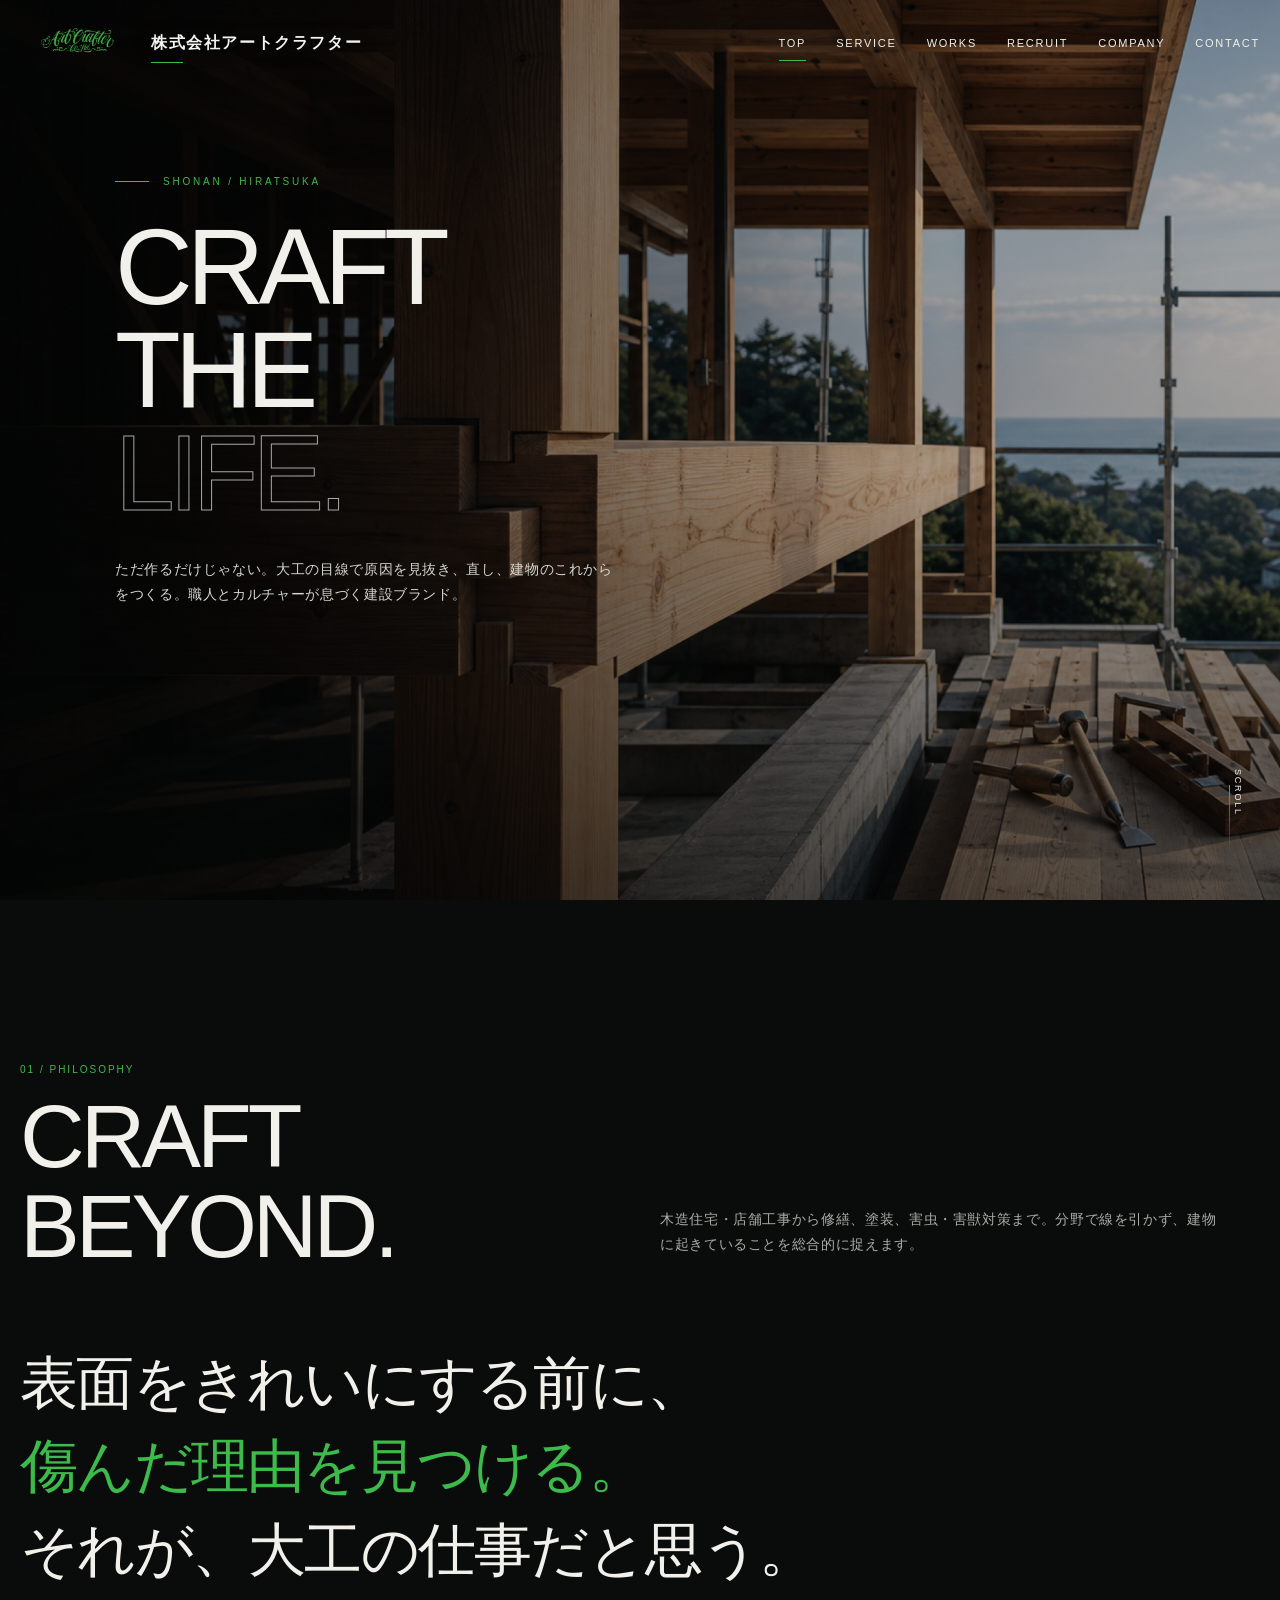
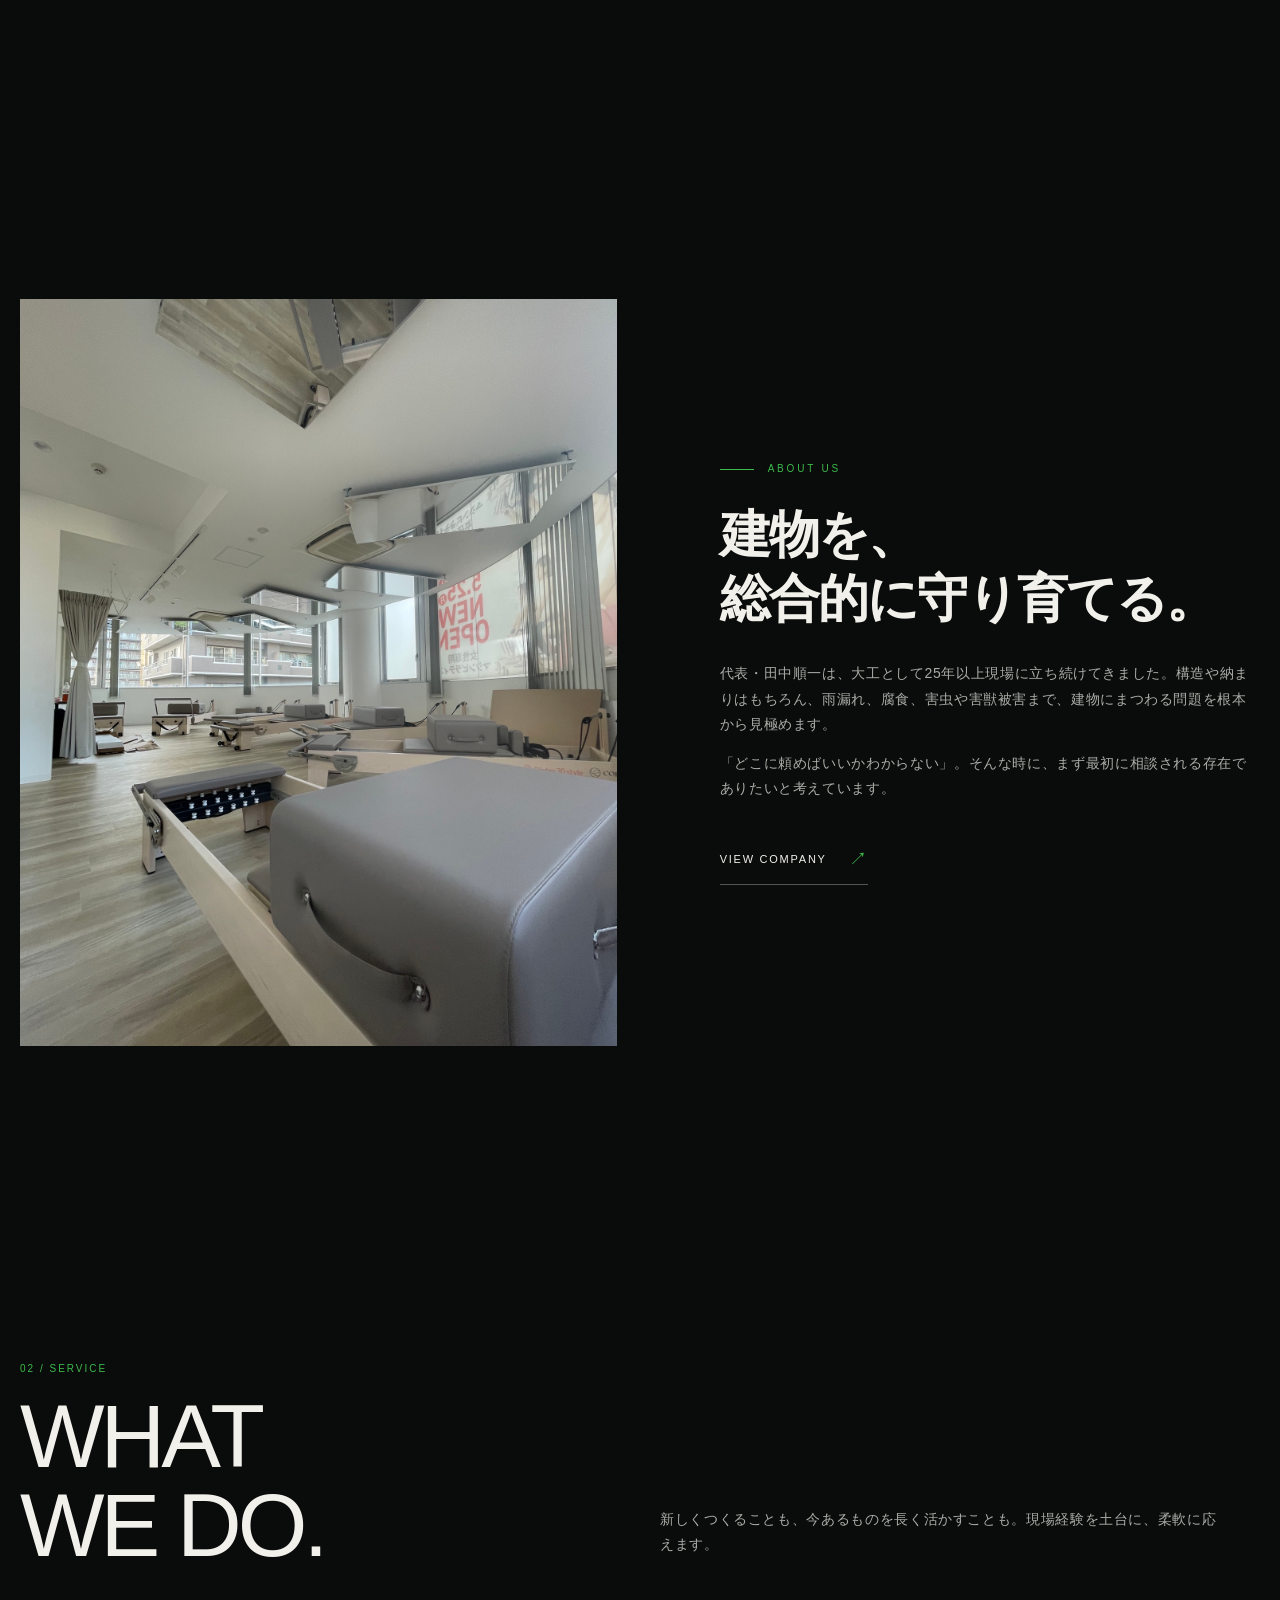
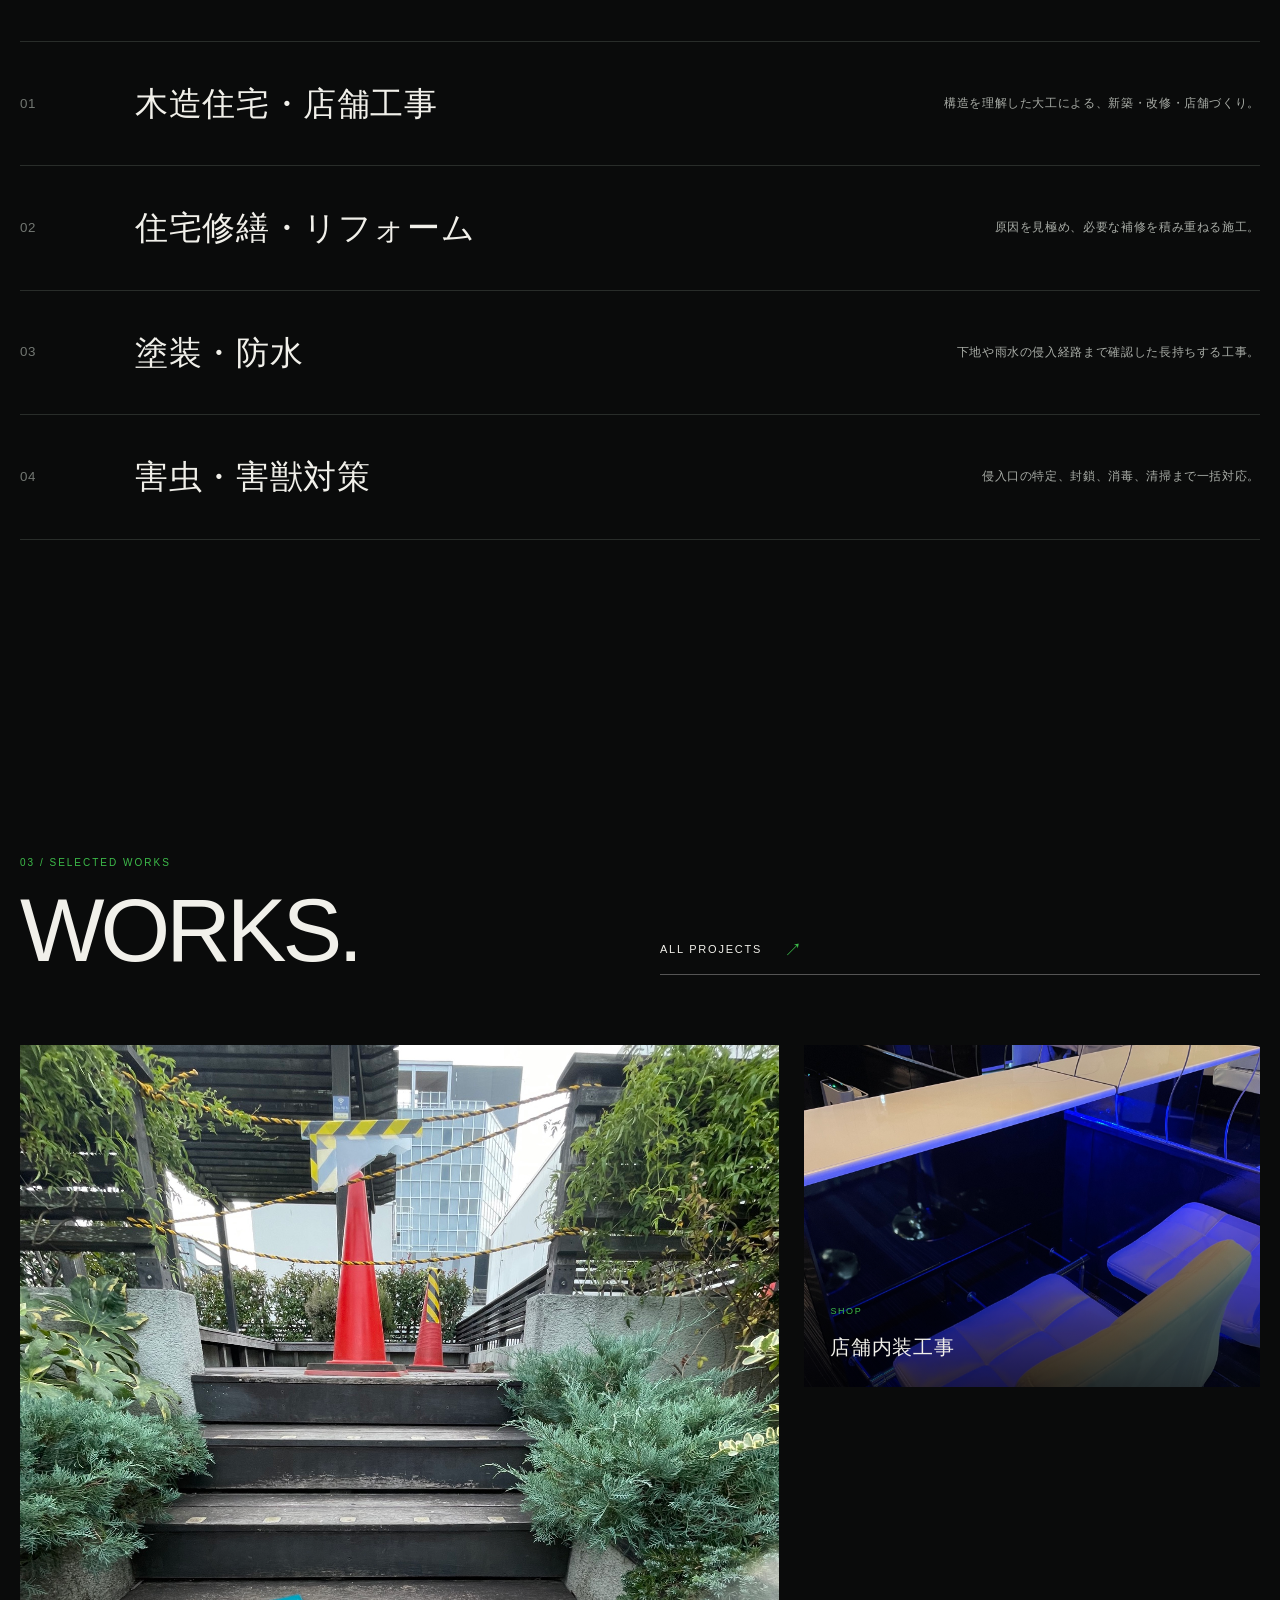
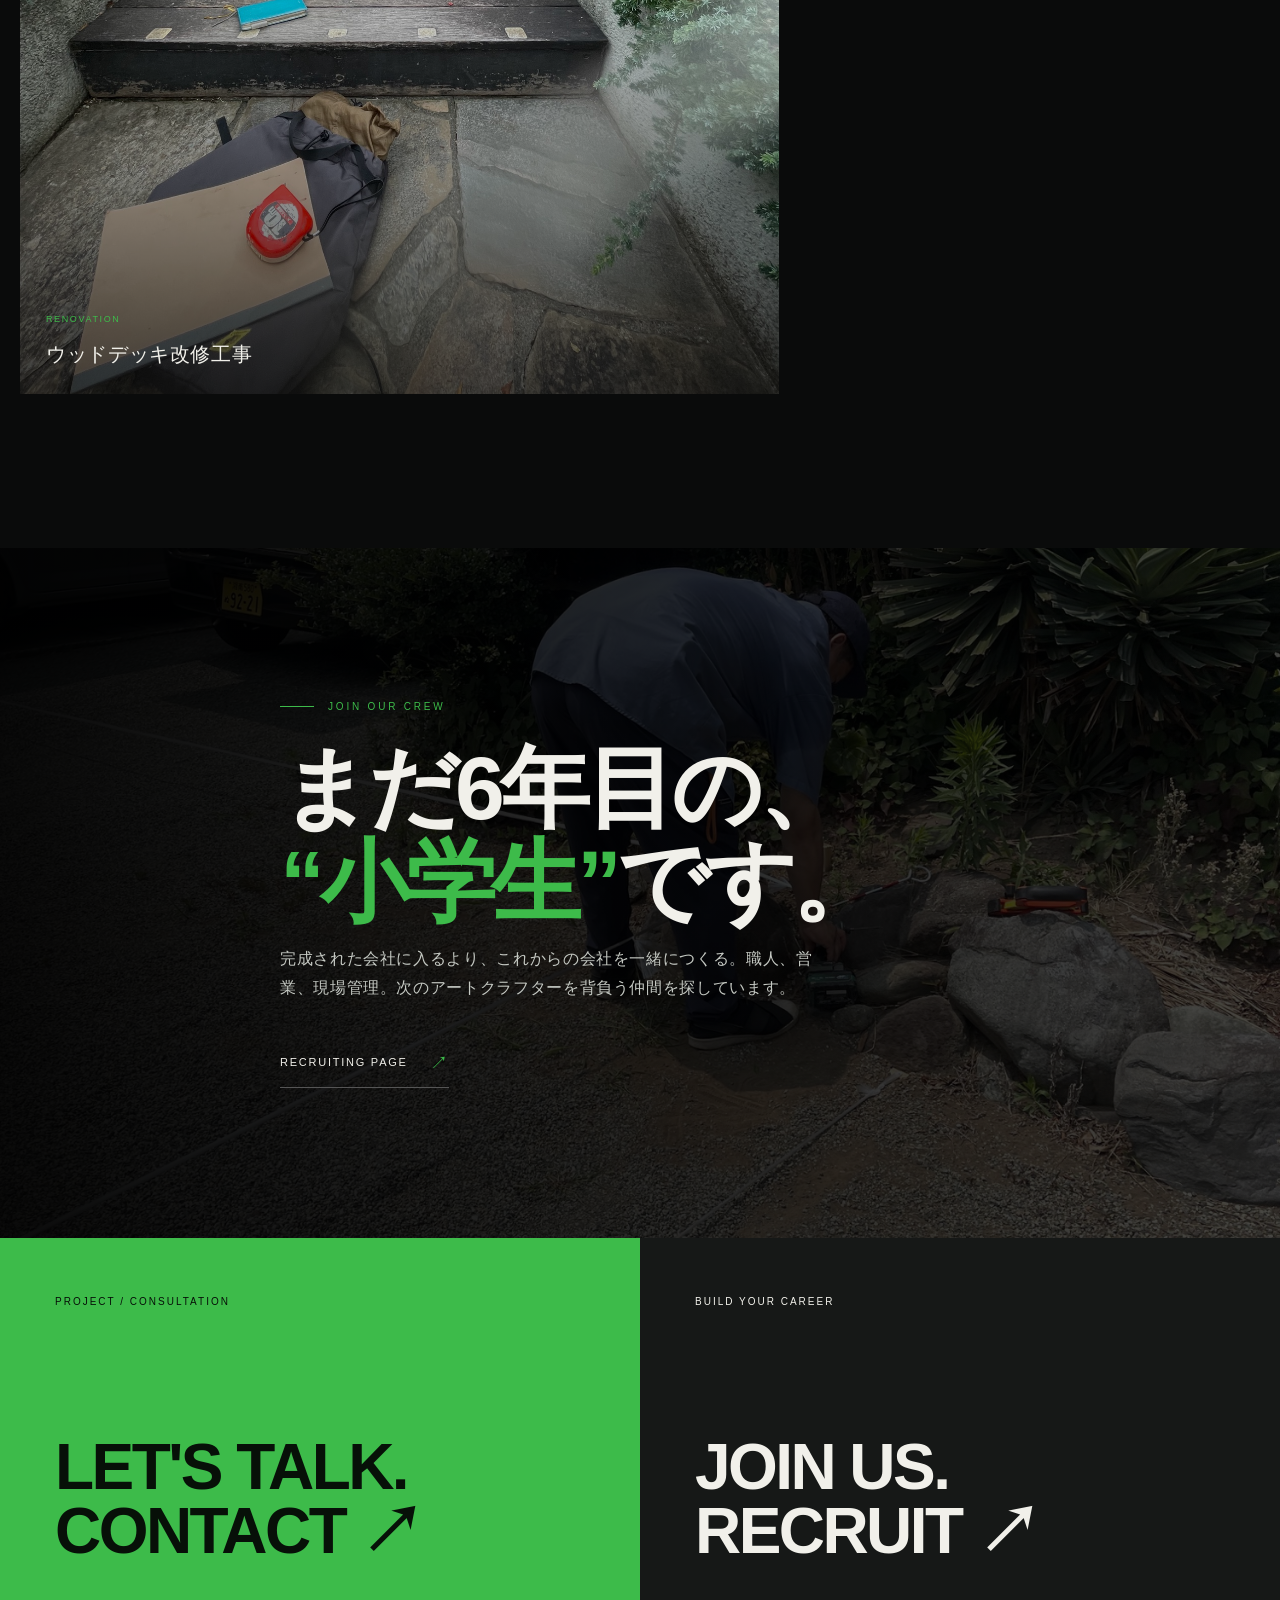
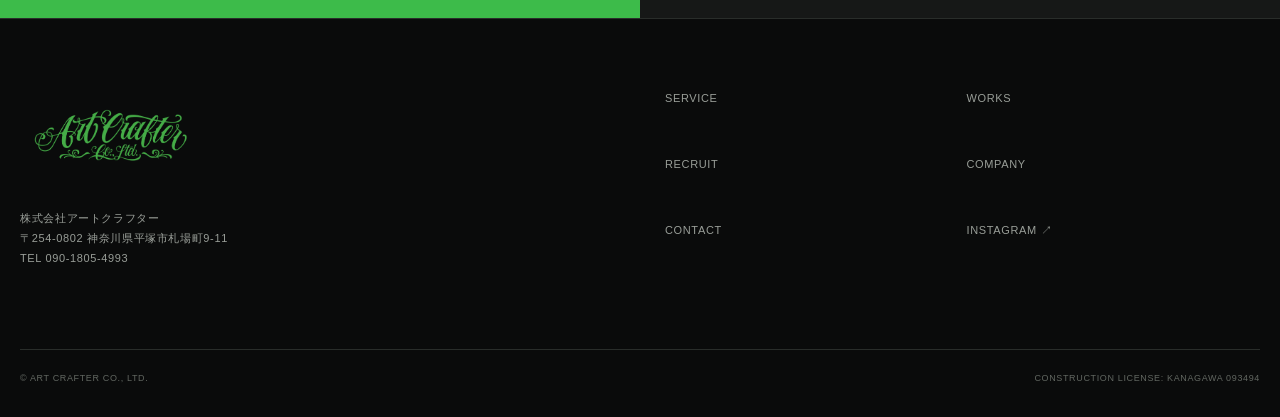
<file: index.html>
<!doctype html><html lang="ja"><head><meta charset="utf-8"><meta name="viewport" content="width=device-width,initial-scale=1"><title>株式会社アートクラフター｜湘南・平塚の建築会社</title><meta name="description" content="湘南・平塚を中心に、木造住宅、店舗工事、修繕、害獣対策、塗装、リフォームまで。大工の目線で建物を守り、育てる株式会社アートクラフター。"><meta name="keywords" content="平塚 建築会社,湘南 リフォーム,平塚 リフォーム,大工 求人 湘南"><meta property="og:title" content="株式会社アートクラフター"><meta property="og:description" content="CRAFT THE LIFE. 大工の目線で、建物を守り、育てる。"><meta property="og:image" content="https://artcrafter.jp/assets/images/house-05.jpg"><meta property="og:url" content="https://artcrafter.jp/"><meta property="og:type" content="website"><link rel="canonical" href="https://artcrafter.jp/"><link rel="stylesheet" href="styles.css"><link rel="stylesheet" href="header-enhancement.css"><link rel="stylesheet" href="hero-generated.css"></head><body>
<header class="header"><div class="header-inner"><a class="brand" href="index.html"><img src="assets/brand/logo-green.png" alt="Art Crafter"><span>株式会社アートクラフター</span></a><button class="menu" aria-label="メニュー">MENU</button><nav class="nav"><a class="active" href="index.html">TOP</a><a href="service.html">SERVICE</a><a href="works.html">WORKS</a><a href="recruit.html">RECRUIT</a><a href="company.html">COMPANY</a><a href="contact.html">CONTACT</a></nav></div></header>
<main><section class="hero"><div class="hero-media hero-media-generated"><img src="assets/images/hero-generated-nopeople-v1.png" alt="湘南の木造建築現場に組まれた精密な木組み"></div><div class="wrap hero-copy"><div class="eyebrow">SHONAN / HIRATSUKA</div><h1>CRAFT<br>THE <em>LIFE.</em></h1><p class="hero-sub">ただ作るだけじゃない。大工の目線で原因を見抜き、直し、建物のこれからをつくる。職人とカルチャーが息づく建設ブランド。</p></div><div class="scroll">SCROLL</div></section>
<section class="section"><div class="wrap"><div class="section-head reveal"><div><span class="section-number">01 / PHILOSOPHY</span><h2 class="section-title">CRAFT<br>BEYOND.</h2></div><p class="section-lead">木造住宅・店舗工事から修繕、塗装、害虫・害獣対策まで。分野で線を引かず、建物に起きていることを総合的に捉えます。</p></div><p class="statement reveal">表面をきれいにする前に、<br><span class="accent">傷んだ理由を見つける。</span><br>それが、大工の仕事だと思う。</p></div></section>
<section class="section"><div class="wrap split"><div class="media media-tall reveal"><img src="assets/images/pilates-03.jpg" alt="ピラティスルーム店舗改修"></div><div class="copy reveal"><div class="eyebrow">ABOUT US</div><h2>建物を、<br>総合的に守り育てる。</h2><p>代表・田中順一は、大工として25年以上現場に立ち続けてきました。構造や納まりはもちろん、雨漏れ、腐食、害虫や害獣被害まで、建物にまつわる問題を根本から見極めます。</p><p>「どこに頼めばいいかわからない」。そんな時に、まず最初に相談される存在でありたいと考えています。</p><a class="link-arrow" href="company.html">VIEW COMPANY <span>↗</span></a></div></div></section>
<section class="section"><div class="wrap"><div class="section-head reveal"><div><span class="section-number">02 / SERVICE</span><h2 class="section-title">WHAT<br>WE DO.</h2></div><p class="section-lead">新しくつくることも、今あるものを長く活かすことも。現場経験を土台に、柔軟に応えます。</p></div><div class="service-list reveal"><a class="service-row" href="service.html"><small>01</small><h3>木造住宅・店舗工事</h3><p>構造を理解した大工による、新築・改修・店舗づくり。</p></a><a class="service-row" href="service.html"><small>02</small><h3>住宅修繕・リフォーム</h3><p>原因を見極め、必要な補修を積み重ねる施工。</p></a><a class="service-row" href="service.html"><small>03</small><h3>塗装・防水</h3><p>下地や雨水の侵入経路まで確認した長持ちする工事。</p></a><a class="service-row" href="service.html"><small>04</small><h3>害虫・害獣対策</h3><p>侵入口の特定、封鎖、消毒、清掃まで一括対応。</p></a></div></div></section>
<section class="section"><div class="wrap"><div class="section-head reveal"><div><span class="section-number">03 / SELECTED WORKS</span><h2 class="section-title">WORKS.</h2></div><a class="link-arrow" href="works.html">ALL PROJECTS <span>↗</span></a></div><div class="works-grid"><a class="work large reveal" href="works.html"><img src="assets/images/deck-04.jpg" alt="ウッドデッキ改修"><div class="work-label"><small>RENOVATION</small><h3>ウッドデッキ改修工事</h3></div></a><a class="work reveal" href="works.html"><img src="assets/images/culture-05.jpg" alt="店舗内装工事"><div class="work-label"><small>SHOP</small><h3>店舗内装工事</h3></div></a><a class="work reveal" href="works.html"><img src="assets/images/omotesando-01.jpg" alt="表参道居室改装"><div class="work-label"><small>INTERIOR</small><h3>居室部改装工事</h3></div></a></div></div></section>
<section class="recruit-band"><div class="bg"><img src="assets/images/house-01.jpg" alt="アートクラフターの職人"></div><div class="wrap recruit-copy reveal"><div class="eyebrow">JOIN OUR CREW</div><h2>まだ6年目の、<br><span class="green">“小学生”</span>です。</h2><p>完成された会社に入るより、これからの会社を一緒につくる。職人、営業、現場管理。次のアートクラフターを背負う仲間を探しています。</p><a class="link-arrow" href="recruit.html">RECRUITING PAGE <span>↗</span></a></div></section>
<section class="cta"><a class="cta-contact" href="contact.html"><span class="cta-label">PROJECT / CONSULTATION</span><h2>LET'S TALK.<br>CONTACT ↗</h2></a><a class="cta-recruit" href="recruit.html"><span class="cta-label">BUILD YOUR CAREER</span><h2>JOIN US.<br>RECRUIT ↗</h2></a></section></main>
<footer class="footer"><div class="wrap"><div class="footer-grid"><div><img class="footer-logo" src="assets/brand/logo-green.png" alt="Art Crafter"><p>株式会社アートクラフター<br>〒254-0802 神奈川県平塚市札場町9-11<br>TEL 090-1805-4993</p></div><div class="footer-links"><a href="service.html">SERVICE</a><a href="works.html">WORKS</a><a href="recruit.html">RECRUIT</a><a href="company.html">COMPANY</a><a href="contact.html">CONTACT</a><a href="https://www.instagram.com/artcrafter202102/" target="_blank" rel="noopener">INSTAGRAM ↗</a></div></div><div class="copyright"><span>© ART CRAFTER CO., LTD.</span><span>CONSTRUCTION LICENSE: KANAGAWA 093494</span></div></div></footer><script src="script.js"></script></body></html>
</file>
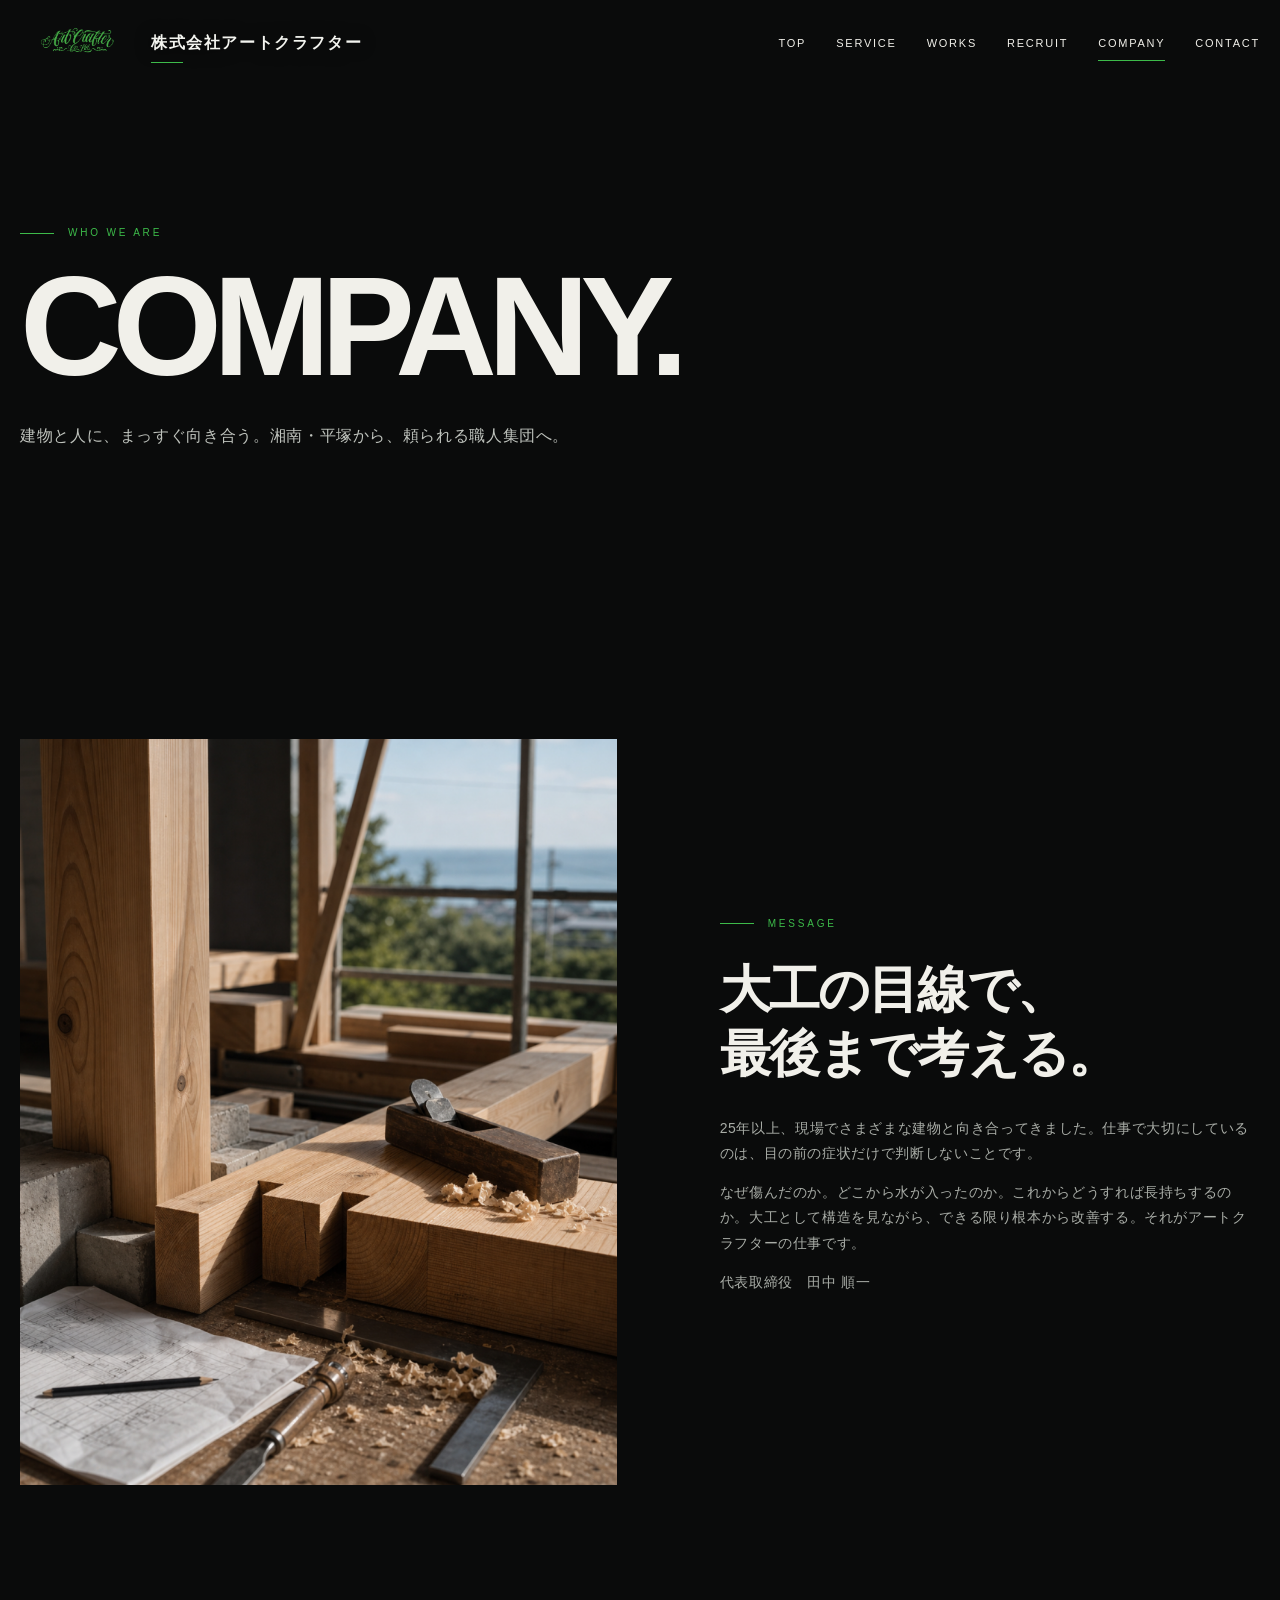
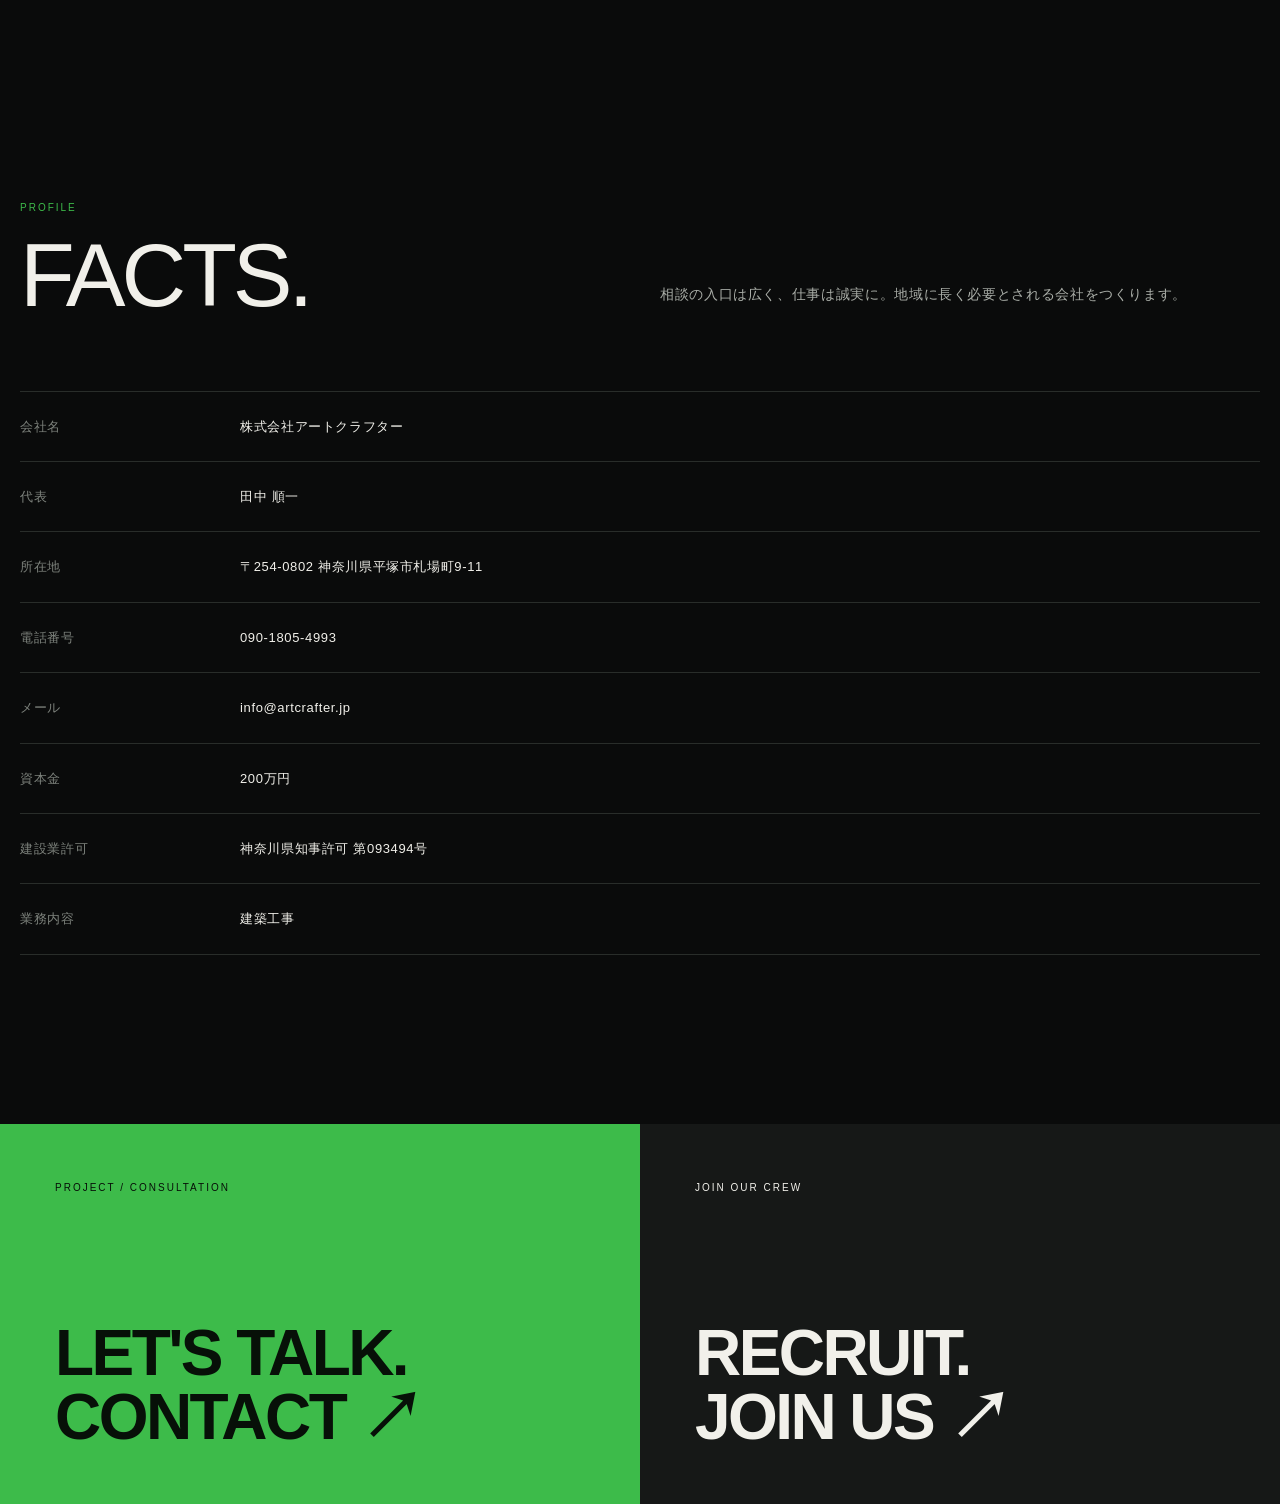
<file: company.html>
<!doctype html><html lang="ja"><head><meta charset="utf-8"><meta name="viewport" content="width=device-width,initial-scale=1"><title>COMPANY｜株式会社アートクラフター</title><meta name="description" content="株式会社アートクラフター会社概要。代表田中順一。神奈川県平塚市札場町。"><link rel="stylesheet" href="styles.css"><link rel="stylesheet" href="header-enhancement.css"></head><body><header class="header"><div class="header-inner"><a class="brand" href="index.html"><img src="assets/brand/logo-green.png" alt="Art Crafter"><span>株式会社アートクラフター</span></a><button class="menu">MENU</button><nav class="nav"><a href="index.html">TOP</a><a href="service.html">SERVICE</a><a href="works.html">WORKS</a><a href="recruit.html">RECRUIT</a><a class="active" href="company.html">COMPANY</a><a href="contact.html">CONTACT</a></nav></div></header><main><section class="page-hero"><div class="wrap"><div class="eyebrow">WHO WE ARE</div><h1>COMPANY.</h1><p>建物と人に、まっすぐ向き合う。湘南・平塚から、頼られる職人集団へ。</p></div></section><section class="section"><div class="wrap split"><div class="media media-tall reveal"><img src="assets/images/representative-generated-nopeople-v1.png" alt="大工の経験を伝える木組みと手道具"></div><div class="copy reveal"><div class="eyebrow">MESSAGE</div><h2>大工の目線で、<br>最後まで考える。</h2><p>25年以上、現場でさまざまな建物と向き合ってきました。仕事で大切にしているのは、目の前の症状だけで判断しないことです。</p><p>なぜ傷んだのか。どこから水が入ったのか。これからどうすれば長持ちするのか。大工として構造を見ながら、できる限り根本から改善する。それがアートクラフターの仕事です。</p><p>代表取締役　田中 順一</p></div></div></section><section class="section"><div class="wrap"><div class="section-head reveal"><div><span class="section-number">PROFILE</span><h2 class="section-title">FACTS.</h2></div><p class="section-lead">相談の入口は広く、仕事は誠実に。地域に長く必要とされる会社をつくります。</p></div><dl class="table reveal"><div class="tr"><dt>会社名</dt><dd>株式会社アートクラフター</dd></div><div class="tr"><dt>代表</dt><dd>田中 順一</dd></div><div class="tr"><dt>所在地</dt><dd>〒254-0802 神奈川県平塚市札場町9-11</dd></div><div class="tr"><dt>電話番号</dt><dd><a href="tel:09018054993">090-1805-4993</a></dd></div><div class="tr"><dt>メール</dt><dd><a href="mailto:info@artcrafter.jp">info@artcrafter.jp</a></dd></div><div class="tr"><dt>資本金</dt><dd>200万円</dd></div><div class="tr"><dt>建設業許可</dt><dd>神奈川県知事許可 第093494号</dd></div><div class="tr"><dt>業務内容</dt><dd>建築工事</dd></div></dl></div></section></main><div class="cta"><a class="cta-contact" href="contact.html"><span class="cta-label">PROJECT / CONSULTATION</span><h2>LET'S TALK.<br>CONTACT ↗</h2></a><a class="cta-recruit" href="recruit.html"><span class="cta-label">JOIN OUR CREW</span><h2>RECRUIT.<br>JOIN US ↗</h2></a></div><script src="script.js"></script></body></html>
</file>
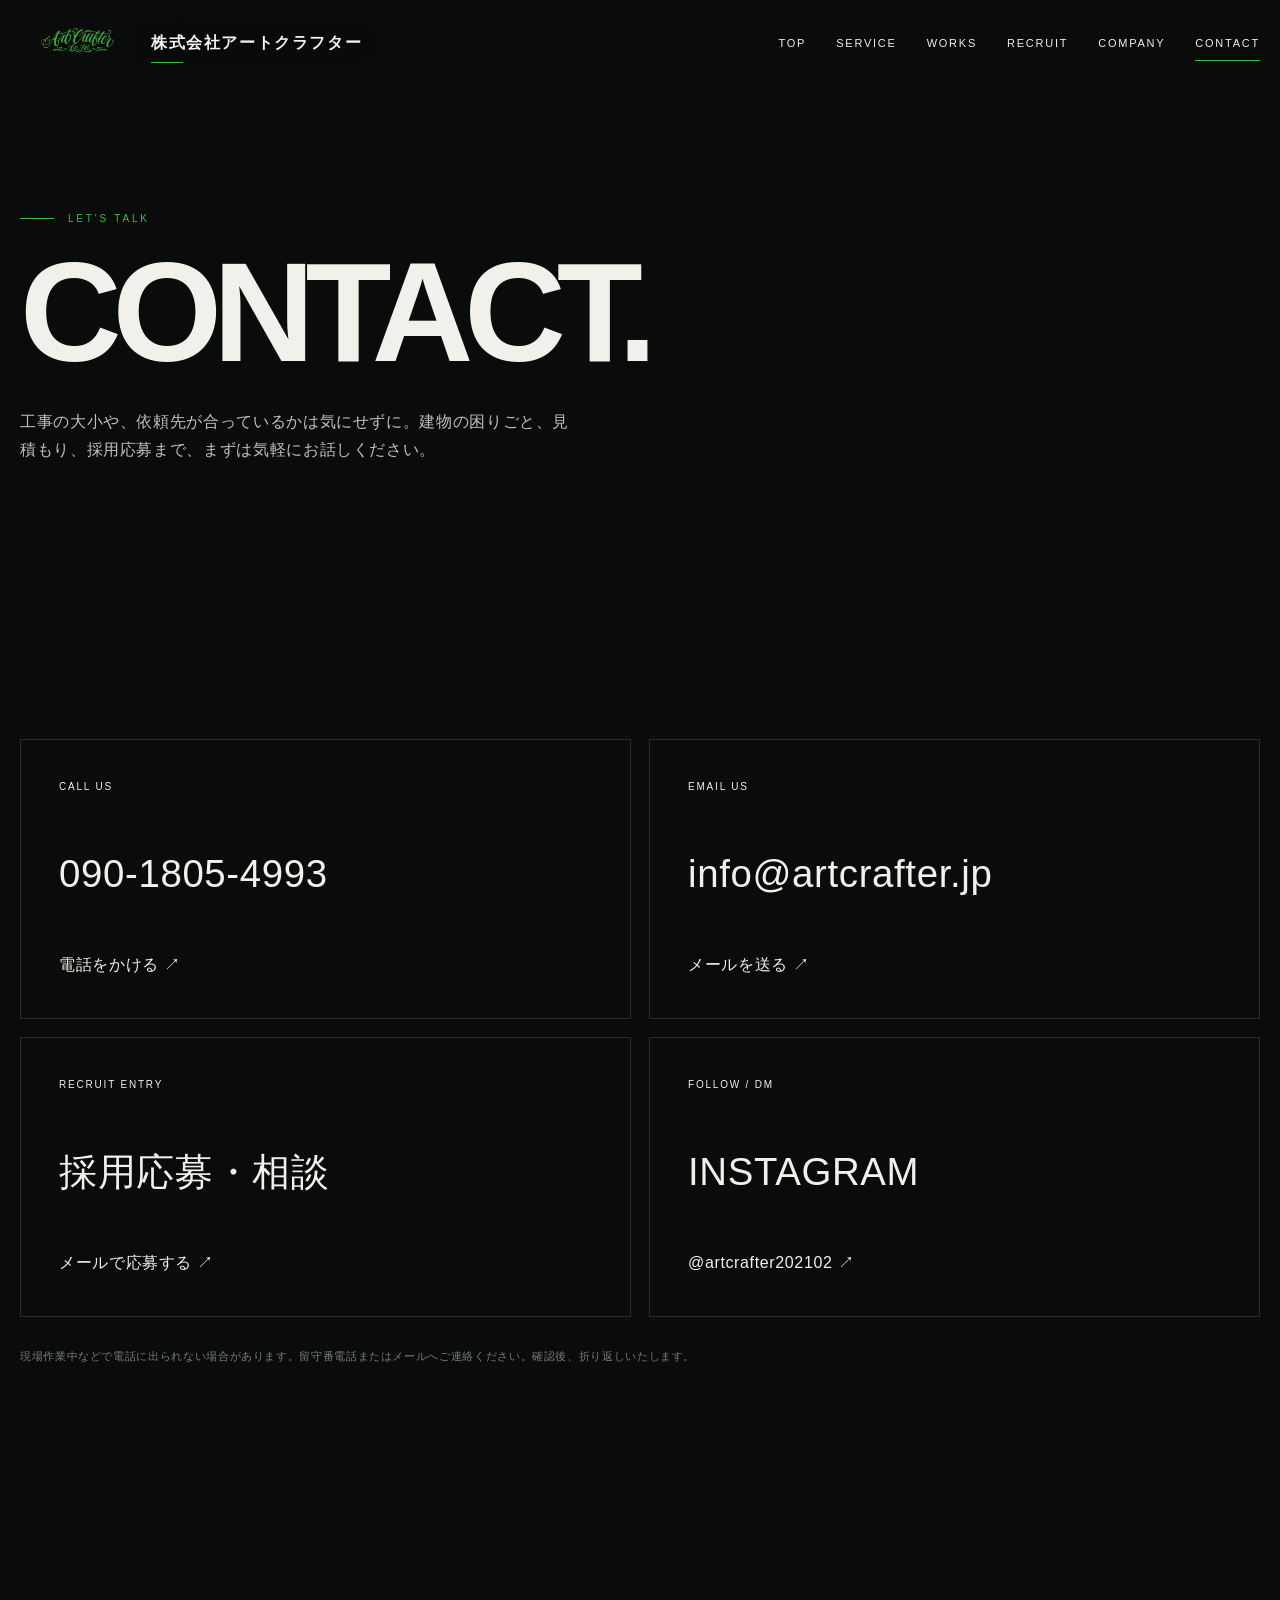
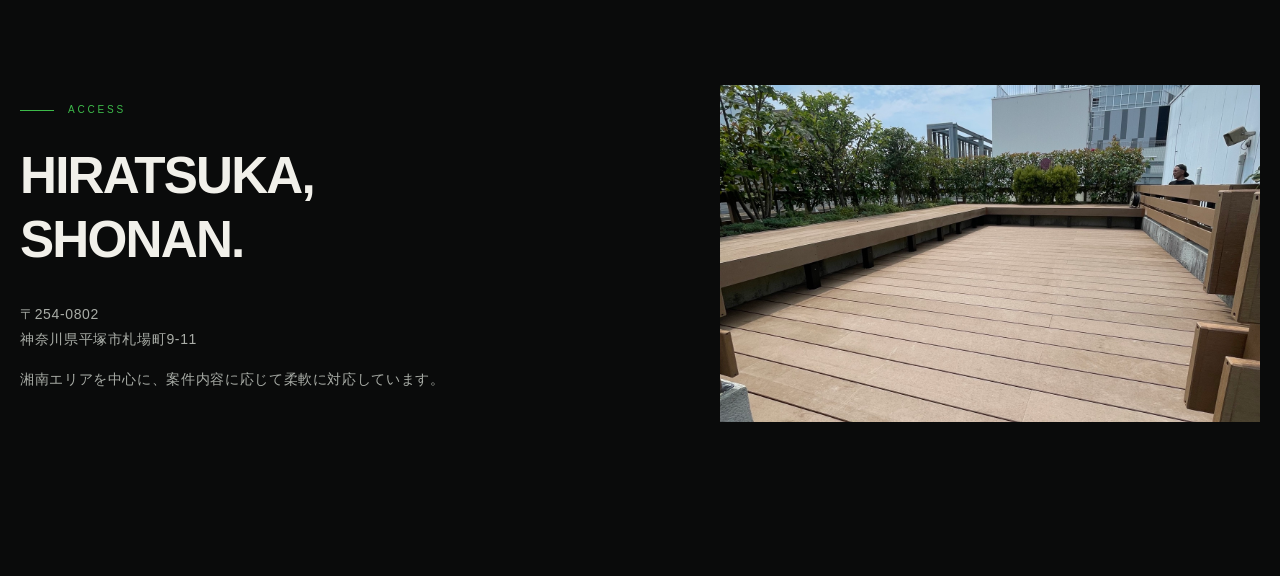
<file: contact.html>
<!doctype html><html lang="ja"><head><meta charset="utf-8"><meta name="viewport" content="width=device-width,initial-scale=1"><title>CONTACT｜株式会社アートクラフター</title><meta name="description" content="株式会社アートクラフターへの工事相談、見積もり、採用応募。電話・メール・Instagramからお問い合わせください。"><link rel="stylesheet" href="styles.css"><link rel="stylesheet" href="header-enhancement.css"></head><body><header class="header"><div class="header-inner"><a class="brand" href="index.html"><img src="assets/brand/logo-green.png" alt="Art Crafter"><span>株式会社アートクラフター</span></a><button class="menu">MENU</button><nav class="nav"><a href="index.html">TOP</a><a href="service.html">SERVICE</a><a href="works.html">WORKS</a><a href="recruit.html">RECRUIT</a><a href="company.html">COMPANY</a><a class="active" href="contact.html">CONTACT</a></nav></div></header><main><section class="page-hero"><div class="wrap"><div class="eyebrow">LET'S TALK</div><h1>CONTACT.</h1><p>工事の大小や、依頼先が合っているかは気にせずに。建物の困りごと、見積もり、採用応募まで、まずは気軽にお話しください。</p></div></section><section class="section"><div class="wrap"><div class="contact-grid"><a class="contact-card reveal" href="tel:09018054993"><small>CALL US</small><strong>090-1805-4993</strong><span>電話をかける ↗</span></a><a class="contact-card reveal" href="mailto:info@artcrafter.jp"><small>EMAIL US</small><strong>info@artcrafter.jp</strong><span>メールを送る ↗</span></a><a class="contact-card reveal" href="mailto:info@artcrafter.jp?subject=採用応募について"><small>RECRUIT ENTRY</small><strong>採用応募・相談</strong><span>メールで応募する ↗</span></a><a class="contact-card reveal" href="https://www.instagram.com/artcrafter202102/" target="_blank" rel="noopener"><small>FOLLOW / DM</small><strong>INSTAGRAM</strong><span>@artcrafter202102 ↗</span></a></div><p style="color:#777d76;font-size:11px;margin-top:30px">現場作業中などで電話に出られない場合があります。留守番電話またはメールへご連絡ください。確認後、折り返しいたします。</p></div></section><section class="section"><div class="wrap split"><div class="copy reveal"><div class="eyebrow">ACCESS</div><h2>HIRATSUKA,<br>SHONAN.</h2><p>〒254-0802<br>神奈川県平塚市札場町9-11</p><p>湘南エリアを中心に、案件内容に応じて柔軟に対応しています。</p></div><div class="media media-wide reveal"><img src="assets/images/deck-01.jpg" alt="湘南エリアの施工現場"></div></div></section></main><script src="script.js"></script></body></html>
</file>
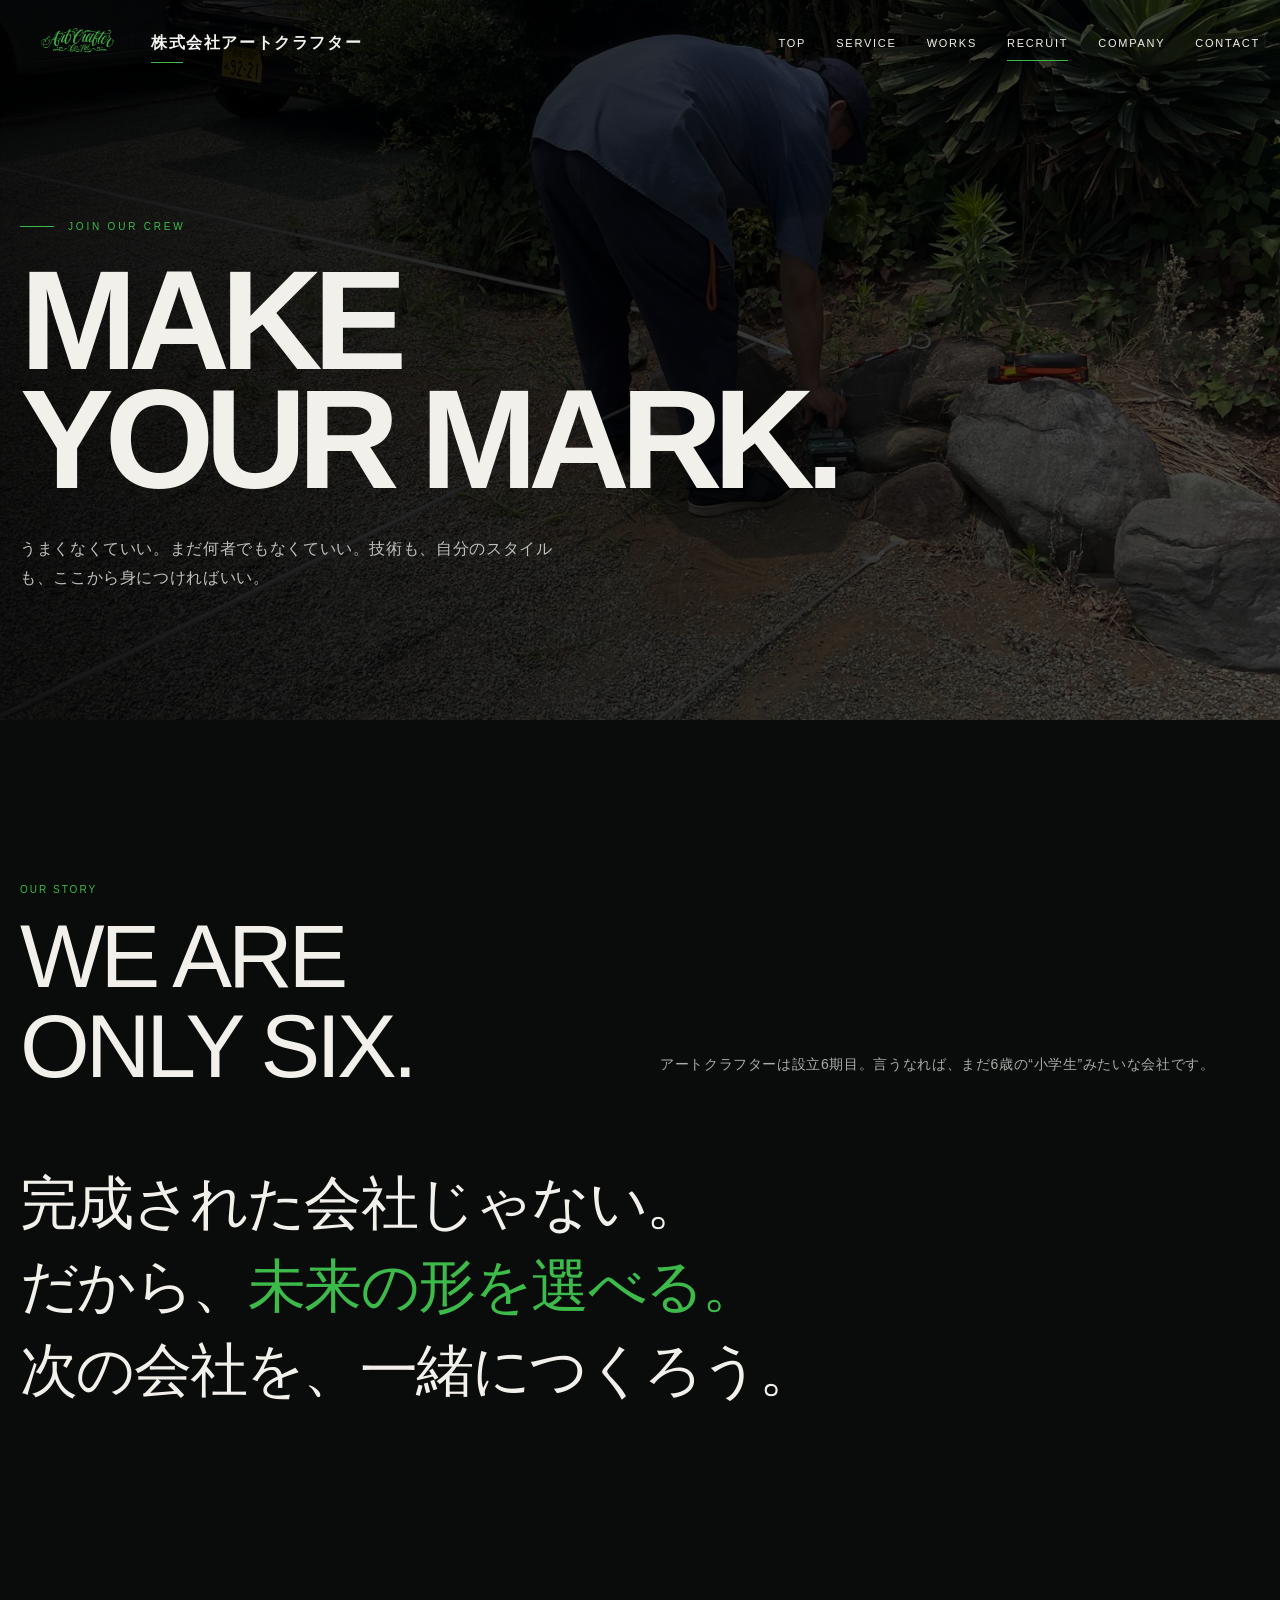
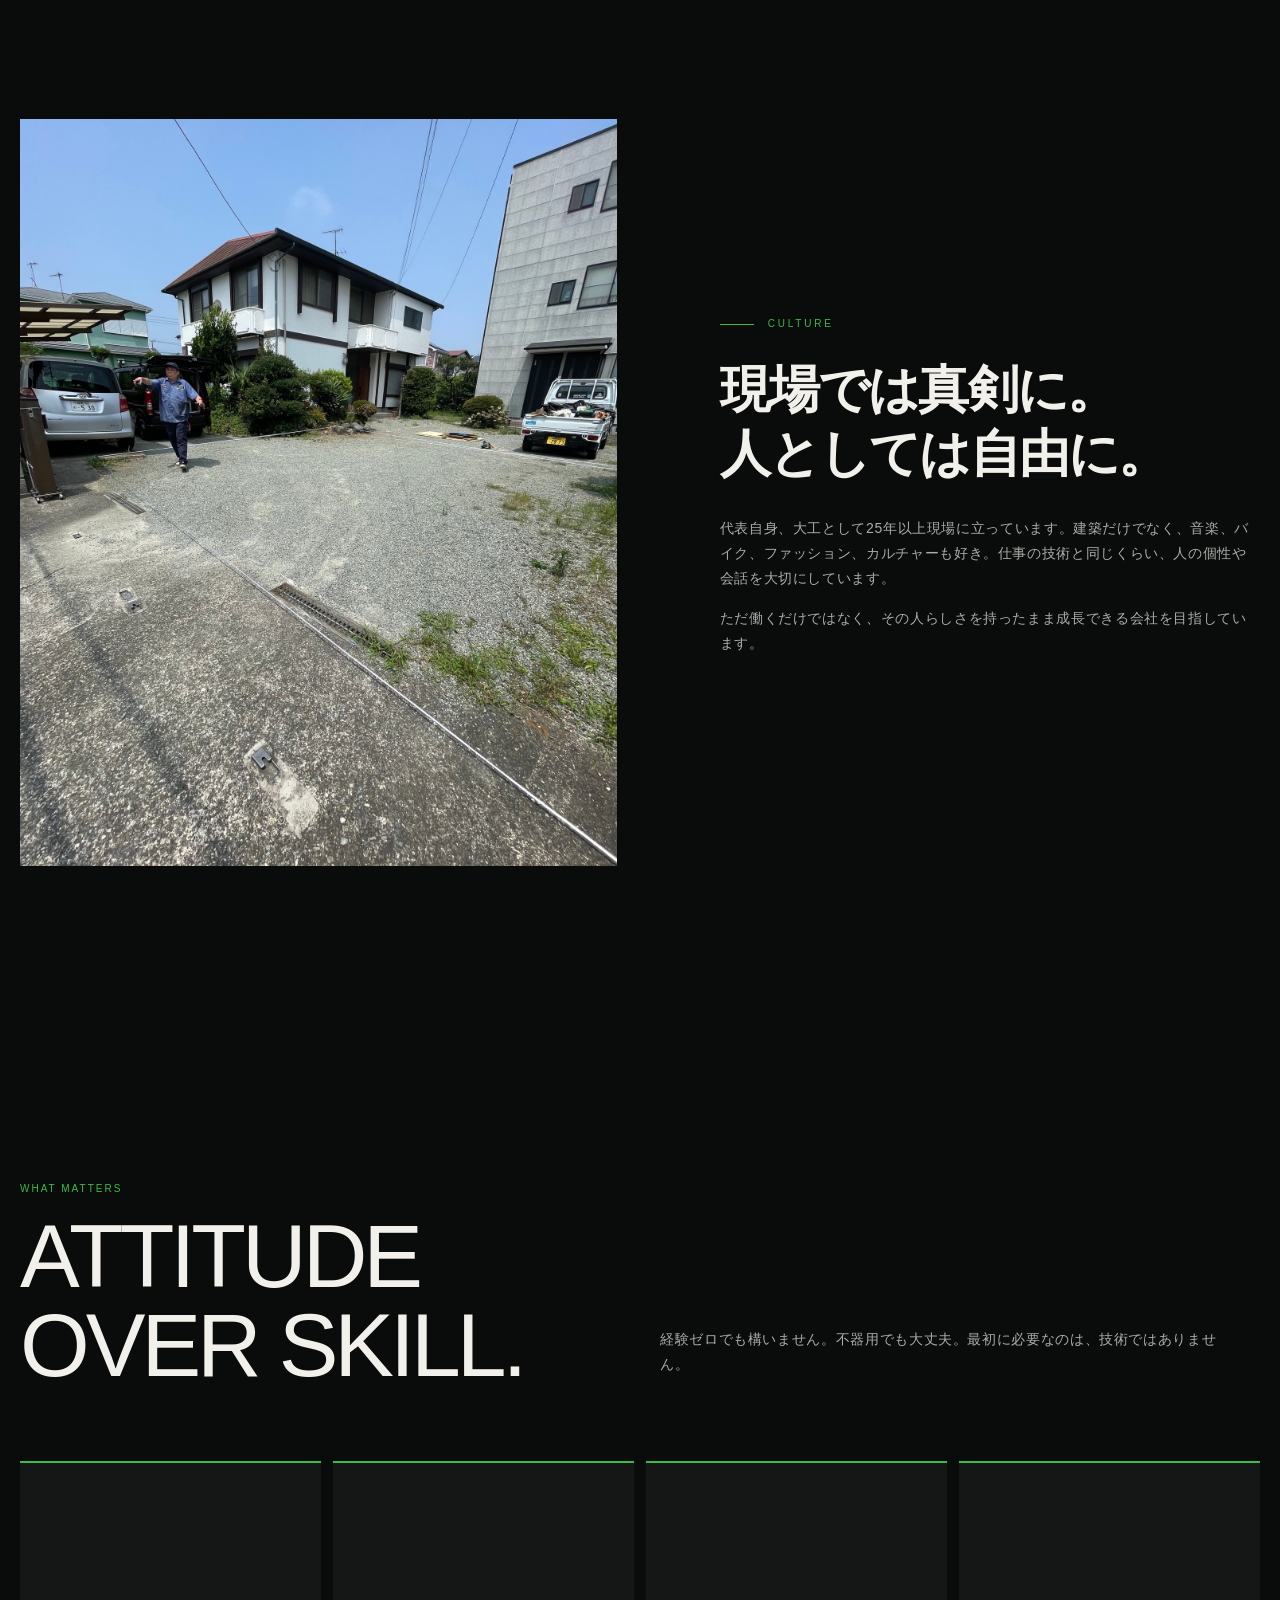
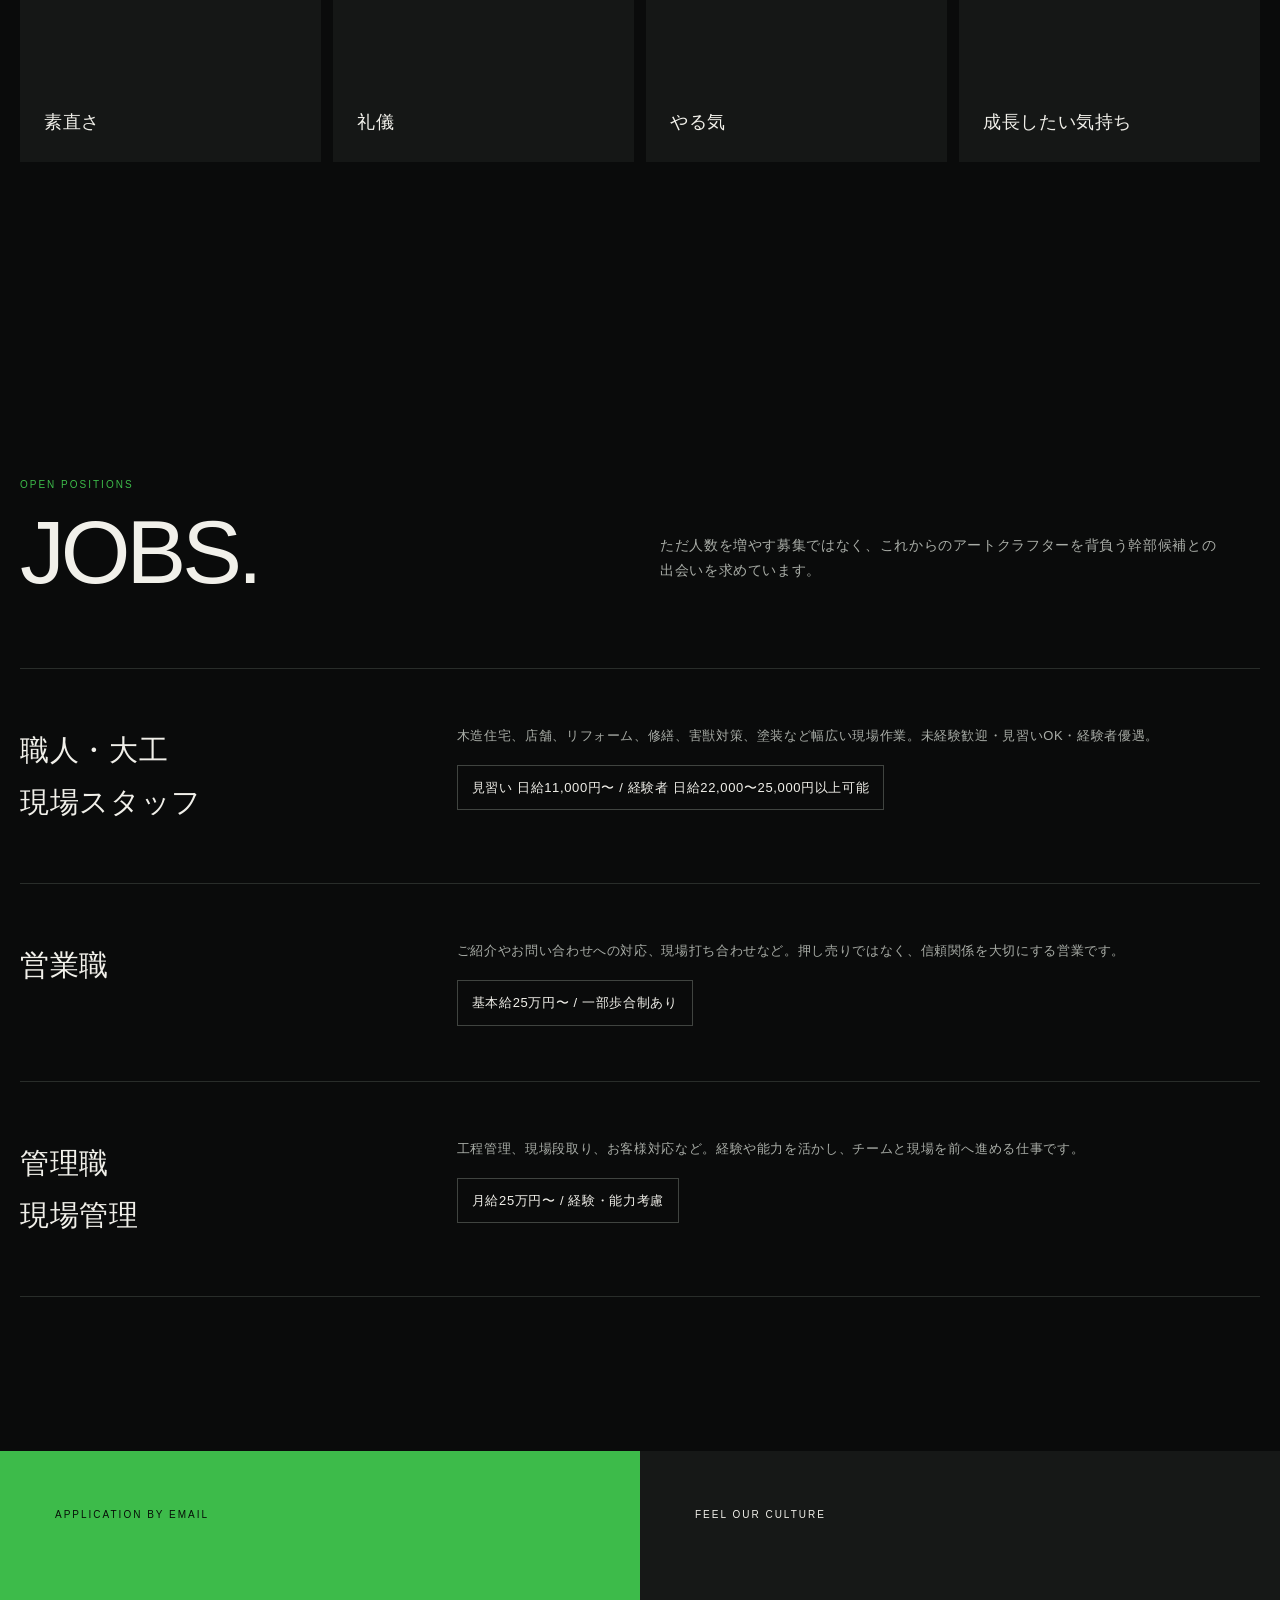
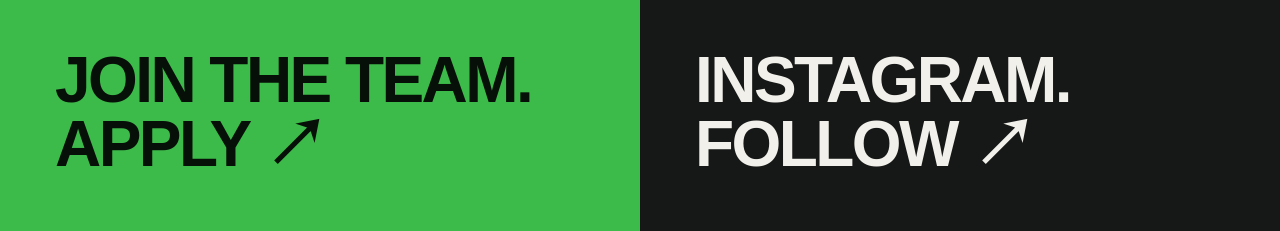
<file: recruit.html>
<!doctype html><html lang="ja"><head><meta charset="utf-8"><meta name="viewport" content="width=device-width,initial-scale=1"><title>RECRUIT｜大工・職人・建設求人｜株式会社アートクラフター</title><meta name="description" content="平塚・湘南の大工、職人、現場スタッフ、営業、現場管理の求人。未経験・見習い歓迎。"><link rel="stylesheet" href="styles.css"><link rel="stylesheet" href="header-enhancement.css"></head><body><header class="header"><div class="header-inner"><a class="brand" href="index.html"><img src="assets/brand/logo-green.png" alt="Art Crafter"><span>株式会社アートクラフター</span></a><button class="menu">MENU</button><nav class="nav"><a href="index.html">TOP</a><a href="service.html">SERVICE</a><a href="works.html">WORKS</a><a class="active" href="recruit.html">RECRUIT</a><a href="company.html">COMPANY</a><a href="contact.html">CONTACT</a></nav></div></header><main><section class="page-hero with-image"><div class="backdrop"><img src="assets/images/house-01.jpg" alt="現場で働くアートクラフターの職人"></div><div class="wrap"><div class="eyebrow">JOIN OUR CREW</div><h1>MAKE<br>YOUR MARK.</h1><p>うまくなくていい。まだ何者でもなくていい。技術も、自分のスタイルも、ここから身につければいい。</p></div></section><section class="section"><div class="wrap"><div class="section-head reveal"><div><span class="section-number">OUR STORY</span><h2 class="section-title">WE ARE<br>ONLY SIX.</h2></div><p class="section-lead">アートクラフターは設立6期目。言うなれば、まだ6歳の“小学生”みたいな会社です。</p></div><p class="statement reveal">完成された会社じゃない。<br>だから、<span class="accent">未来の形を選べる。</span><br>次の会社を、一緒につくろう。</p></div></section><section class="section"><div class="wrap split"><div class="media media-tall reveal"><img src="assets/images/house-05.jpg" alt="代表田中順一と建築現場"></div><div class="copy reveal"><div class="eyebrow">CULTURE</div><h2>現場では真剣に。<br>人としては自由に。</h2><p>代表自身、大工として25年以上現場に立っています。建築だけでなく、音楽、バイク、ファッション、カルチャーも好き。仕事の技術と同じくらい、人の個性や会話を大切にしています。</p><p>ただ働くだけではなく、その人らしさを持ったまま成長できる会社を目指しています。</p></div></div></section><section class="section"><div class="wrap"><div class="section-head reveal"><div><span class="section-number">WHAT MATTERS</span><h2 class="section-title">ATTITUDE<br>OVER SKILL.</h2></div><p class="section-lead">経験ゼロでも構いません。不器用でも大丈夫。最初に必要なのは、技術ではありません。</p></div><div class="values"><div class="value reveal">素直さ</div><div class="value reveal">礼儀</div><div class="value reveal">やる気</div><div class="value reveal">成長したい気持ち</div></div></div></section><section class="section"><div class="wrap"><div class="section-head reveal"><div><span class="section-number">OPEN POSITIONS</span><h2 class="section-title">JOBS.</h2></div><p class="section-lead">ただ人数を増やす募集ではなく、これからのアートクラフターを背負う幹部候補との出会いを求めています。</p></div><div class="jobs"><article class="job reveal"><h3>職人・大工<br>現場スタッフ</h3><div class="job-body">木造住宅、店舗、リフォーム、修繕、害獣対策、塗装など幅広い現場作業。未経験歓迎・見習いOK・経験者優遇。<br><span class="salary">見習い 日給11,000円〜 / 経験者 日給22,000〜25,000円以上可能</span></div></article><article class="job reveal"><h3>営業職</h3><div class="job-body">ご紹介やお問い合わせへの対応、現場打ち合わせなど。押し売りではなく、信頼関係を大切にする営業です。<br><span class="salary">基本給25万円〜 / 一部歩合制あり</span></div></article><article class="job reveal"><h3>管理職<br>現場管理</h3><div class="job-body">工程管理、現場段取り、お客様対応など。経験や能力を活かし、チームと現場を前へ進める仕事です。<br><span class="salary">月給25万円〜 / 経験・能力考慮</span></div></article></div></div></section></main><div class="cta"><a class="cta-contact" href="mailto:info@artcrafter.jp?subject=採用応募について"><span class="cta-label">APPLICATION BY EMAIL</span><h2>JOIN THE TEAM.<br>APPLY ↗</h2></a><a class="cta-recruit" href="https://www.instagram.com/artcrafter202102/" target="_blank" rel="noopener"><span class="cta-label">FEEL OUR CULTURE</span><h2>INSTAGRAM.<br>FOLLOW ↗</h2></a></div><script src="script.js"></script></body></html>
</file>
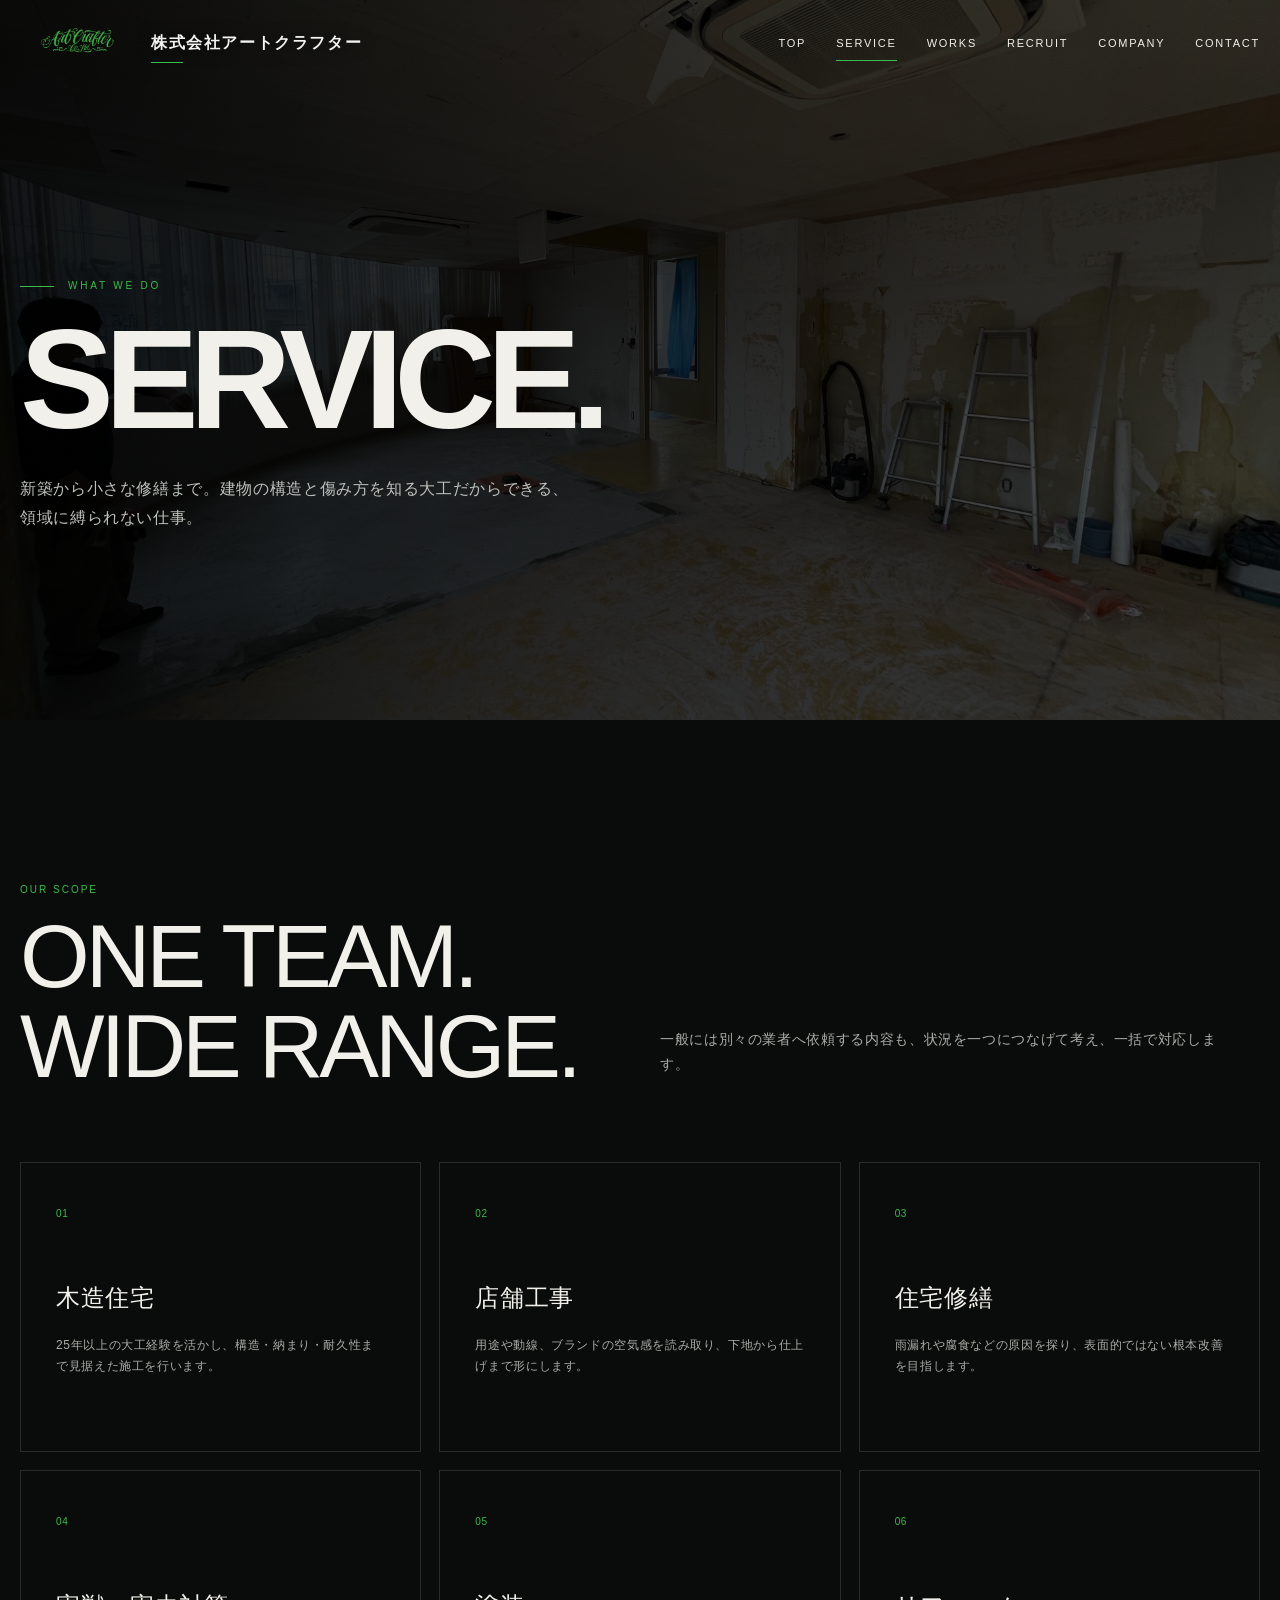
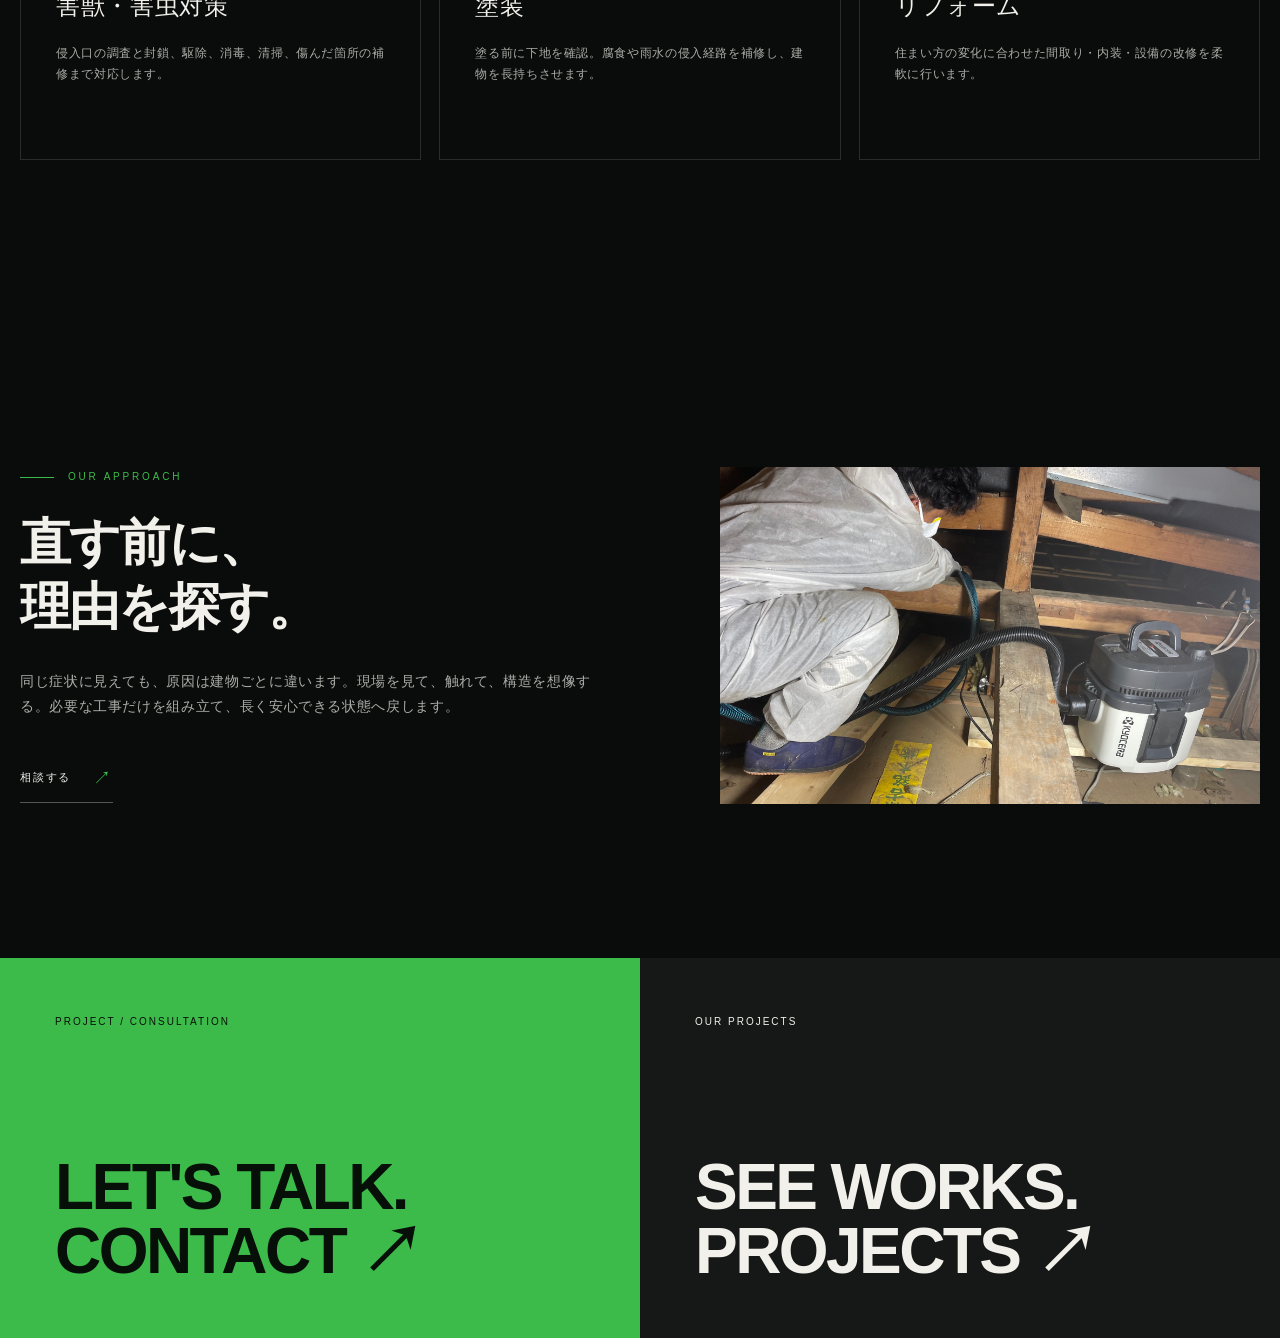
<file: service.html>
<!doctype html><html lang="ja"><head><meta charset="utf-8"><meta name="viewport" content="width=device-width,initial-scale=1"><title>SERVICE｜株式会社アートクラフター</title><meta name="description" content="湘南・平塚の木造住宅、店舗工事、住宅修繕、害獣対策、害虫駆除、塗装、リフォーム。"><link rel="stylesheet" href="styles.css"><link rel="stylesheet" href="header-enhancement.css"></head><body><header class="header"><div class="header-inner"><a class="brand" href="index.html"><img src="assets/brand/logo-green.png" alt="Art Crafter"><span>株式会社アートクラフター</span></a><button class="menu">MENU</button><nav class="nav"><a href="index.html">TOP</a><a class="active" href="service.html">SERVICE</a><a href="works.html">WORKS</a><a href="recruit.html">RECRUIT</a><a href="company.html">COMPANY</a><a href="contact.html">CONTACT</a></nav></div></header><main><section class="page-hero with-image"><div class="backdrop"><img src="assets/images/pilates-01.jpg" alt="店舗改修現場"></div><div class="wrap"><div class="eyebrow">WHAT WE DO</div><h1>SERVICE.</h1><p>新築から小さな修繕まで。建物の構造と傷み方を知る大工だからできる、領域に縛られない仕事。</p></div></section><section class="section"><div class="wrap"><div class="section-head reveal"><div><span class="section-number">OUR SCOPE</span><h2 class="section-title">ONE TEAM.<br>WIDE RANGE.</h2></div><p class="section-lead">一般には別々の業者へ依頼する内容も、状況を一つにつなげて考え、一括で対応します。</p></div><div class="cards"><article class="card reveal"><span class="num">01</span><h3>木造住宅</h3><p>25年以上の大工経験を活かし、構造・納まり・耐久性まで見据えた施工を行います。</p></article><article class="card reveal"><span class="num">02</span><h3>店舗工事</h3><p>用途や動線、ブランドの空気感を読み取り、下地から仕上げまで形にします。</p></article><article class="card reveal"><span class="num">03</span><h3>住宅修繕</h3><p>雨漏れや腐食などの原因を探り、表面的ではない根本改善を目指します。</p></article><article class="card reveal"><span class="num">04</span><h3>害獣・害虫対策</h3><p>侵入口の調査と封鎖、駆除、消毒、清掃、傷んだ箇所の補修まで対応します。</p></article><article class="card reveal"><span class="num">05</span><h3>塗装</h3><p>塗る前に下地を確認。腐食や雨水の侵入経路を補修し、建物を長持ちさせます。</p></article><article class="card reveal"><span class="num">06</span><h3>リフォーム</h3><p>住まい方の変化に合わせた間取り・内装・設備の改修を柔軟に行います。</p></article></div></div></section><section class="section"><div class="wrap split"><div class="copy reveal"><div class="eyebrow">OUR APPROACH</div><h2>直す前に、<br>理由を探す。</h2><p>同じ症状に見えても、原因は建物ごとに違います。現場を見て、触れて、構造を想像する。必要な工事だけを組み立て、長く安心できる状態へ戻します。</p><a class="link-arrow" href="contact.html">相談する <span>↗</span></a></div><div class="media media-wide reveal"><img src="assets/images/wildlife-01.jpg" alt="害獣侵入口の修繕作業"></div></div></section></main><div class="cta"><a class="cta-contact" href="contact.html"><span class="cta-label">PROJECT / CONSULTATION</span><h2>LET'S TALK.<br>CONTACT ↗</h2></a><a class="cta-recruit" href="works.html"><span class="cta-label">OUR PROJECTS</span><h2>SEE WORKS.<br>PROJECTS ↗</h2></a></div><script src="script.js"></script></body></html>
</file>
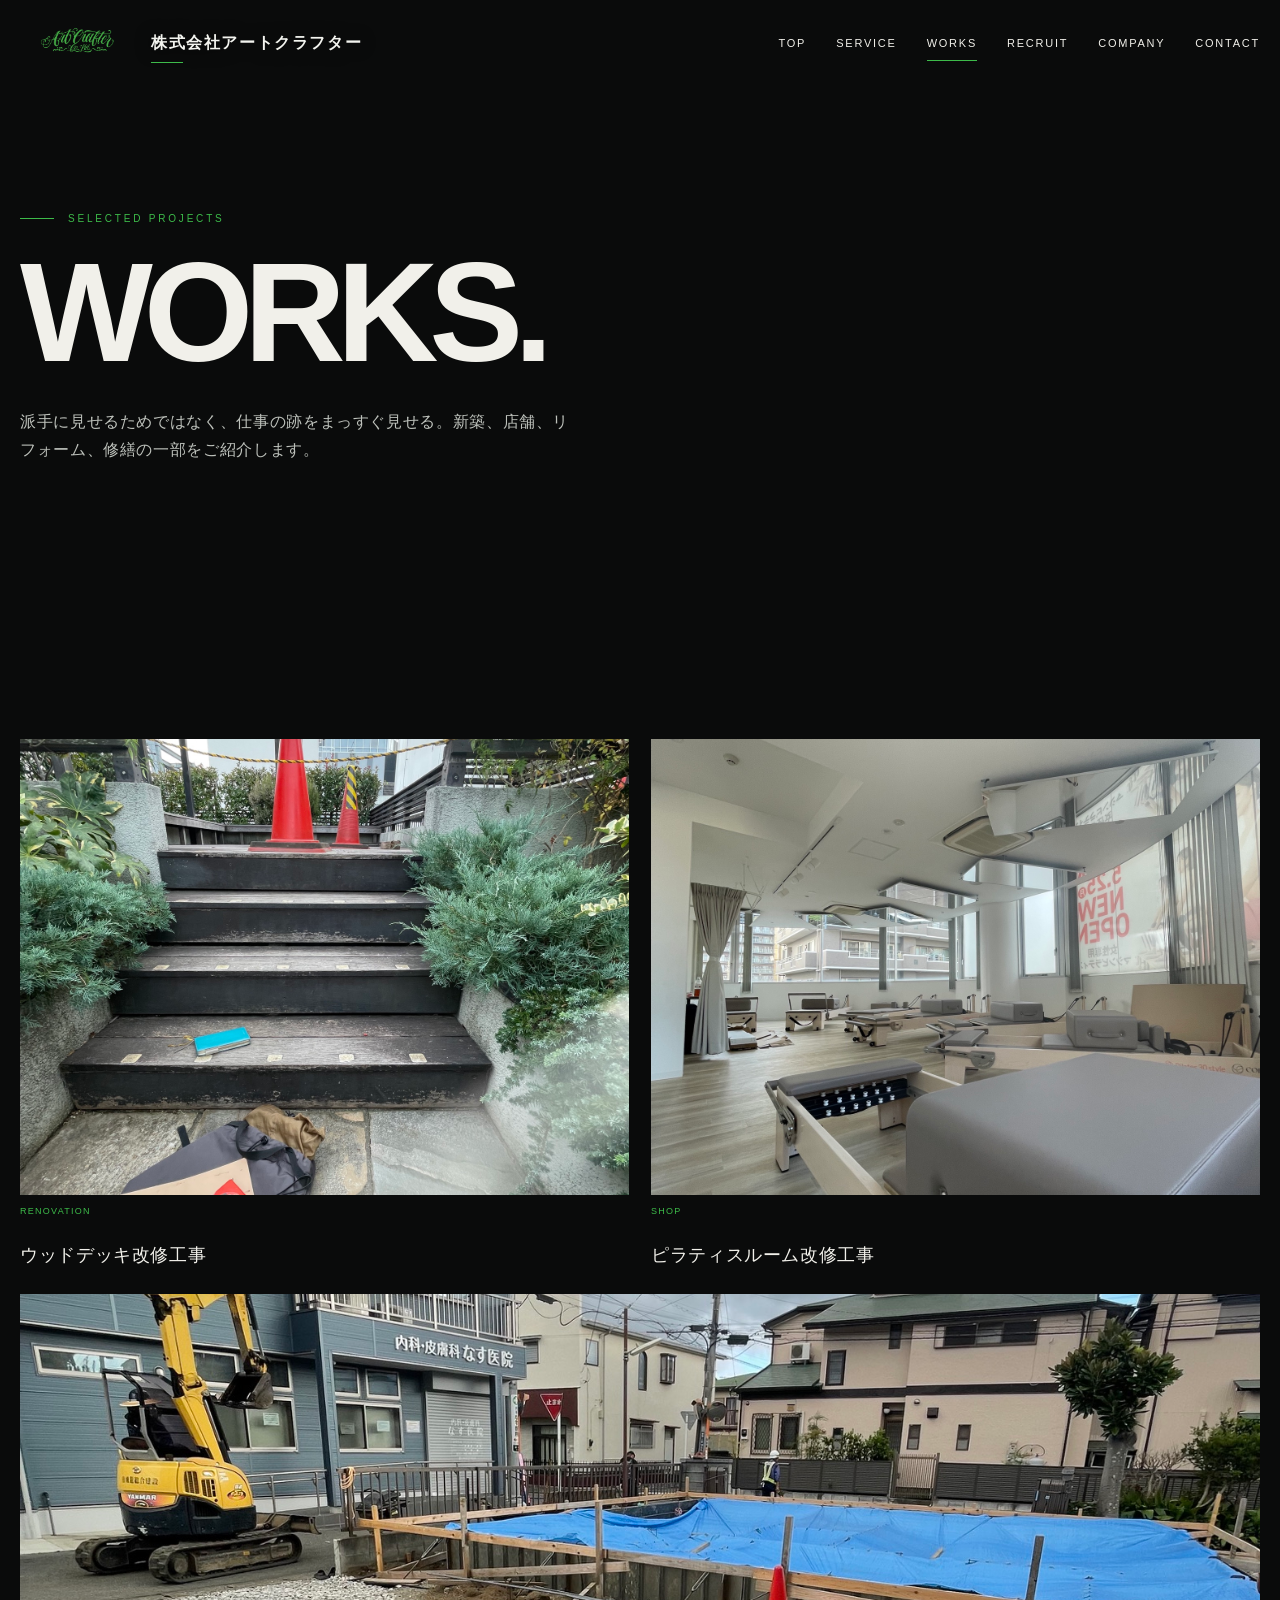
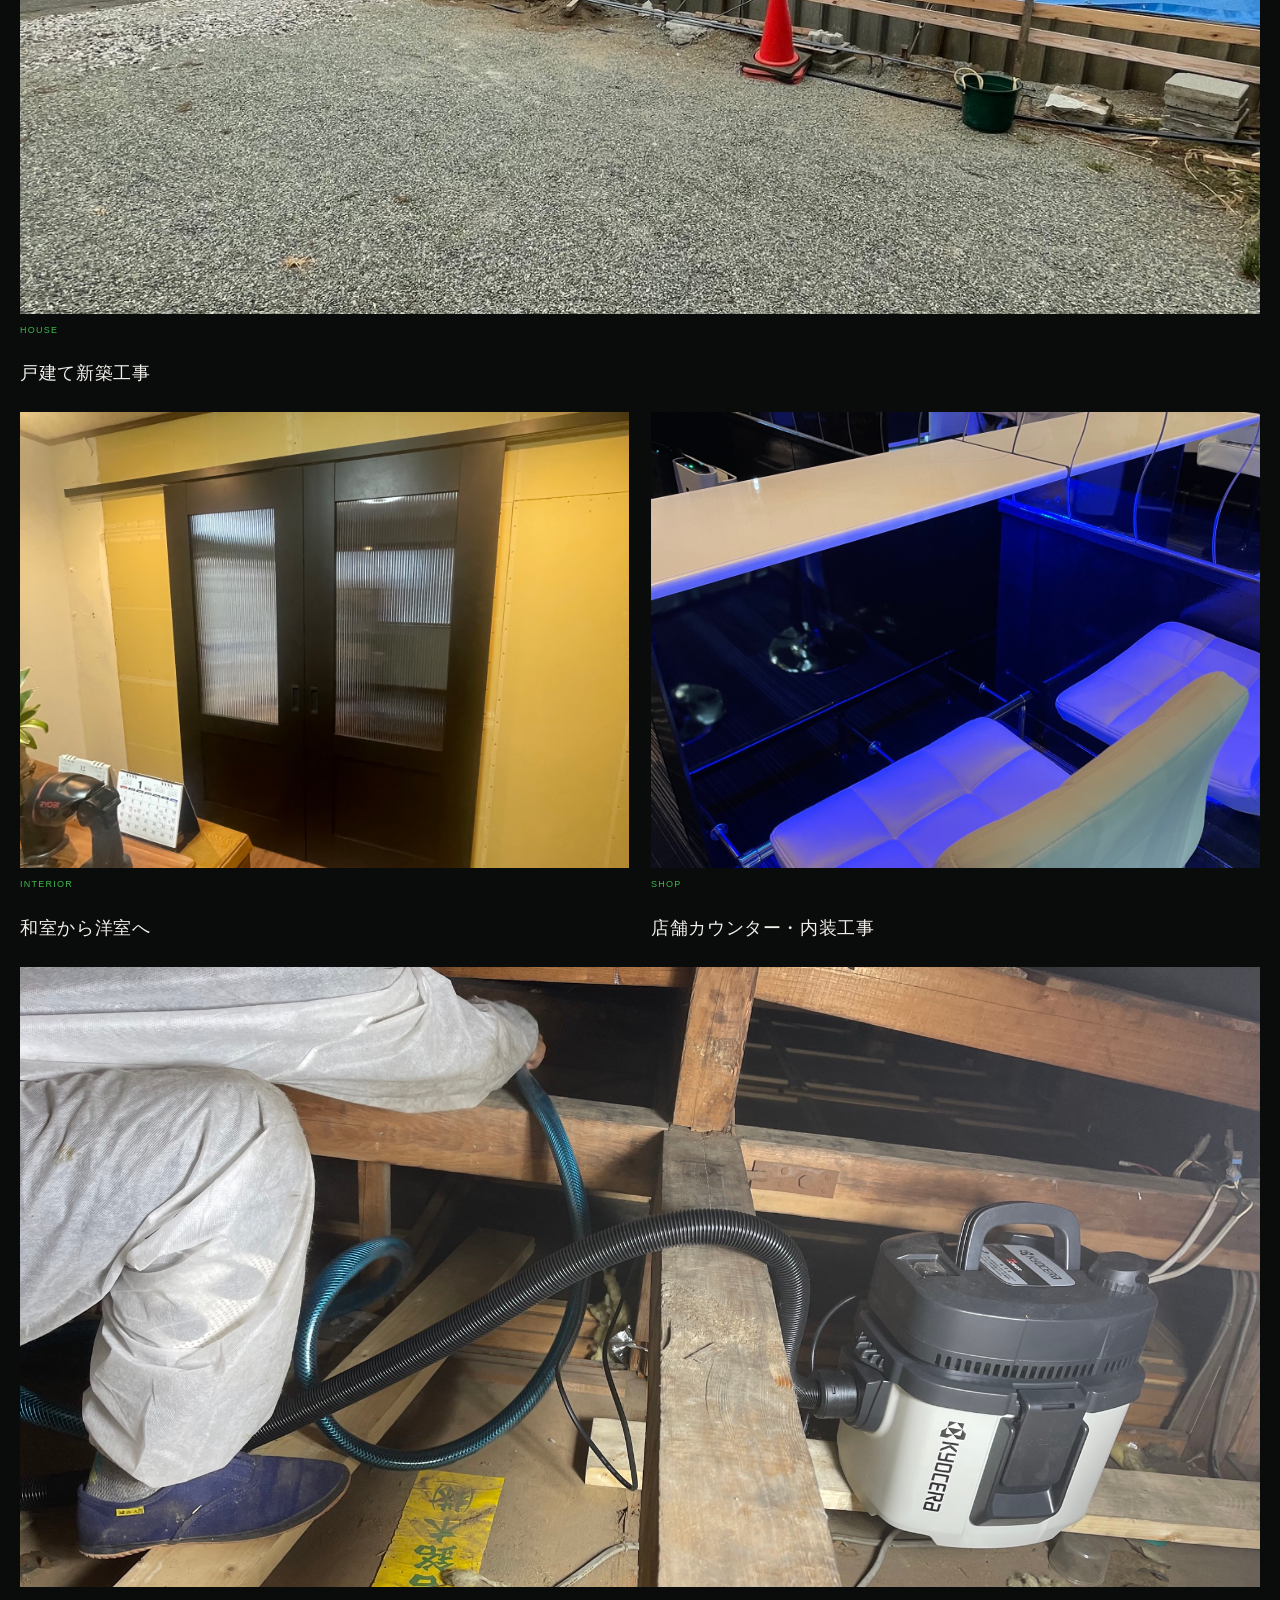
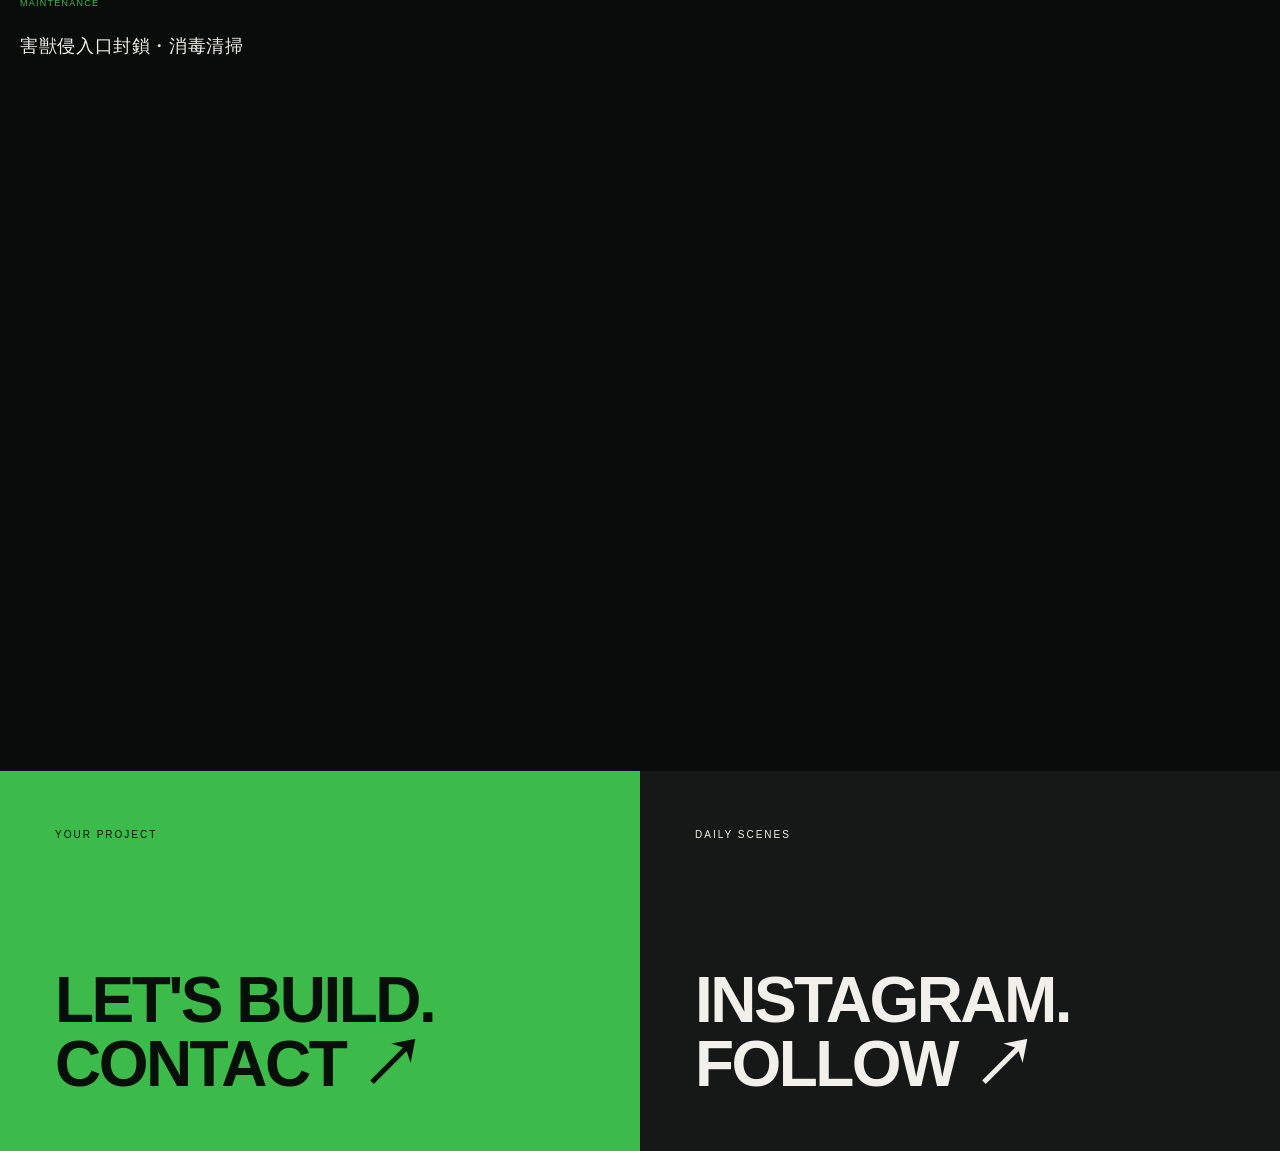
<file: works.html>
<!doctype html><html lang="ja"><head><meta charset="utf-8"><meta name="viewport" content="width=device-width,initial-scale=1"><title>WORKS｜株式会社アートクラフター</title><meta name="description" content="株式会社アートクラフターの施工実績。住宅、店舗、修繕、塗装、害獣対策。"><link rel="stylesheet" href="styles.css"><link rel="stylesheet" href="header-enhancement.css"></head><body><header class="header"><div class="header-inner"><a class="brand" href="index.html"><img src="assets/brand/logo-green.png" alt="Art Crafter"><span>株式会社アートクラフター</span></a><button class="menu">MENU</button><nav class="nav"><a href="index.html">TOP</a><a href="service.html">SERVICE</a><a class="active" href="works.html">WORKS</a><a href="recruit.html">RECRUIT</a><a href="company.html">COMPANY</a><a href="contact.html">CONTACT</a></nav></div></header><main><section class="page-hero"><div class="wrap"><div class="eyebrow">SELECTED PROJECTS</div><h1>WORKS.</h1><p>派手に見せるためではなく、仕事の跡をまっすぐ見せる。新築、店舗、リフォーム、修繕の一部をご紹介します。</p></div></section><section class="section"><div class="wrap"><div class="gallery"><article class="gallery-item reveal"><div class="media"><img src="assets/images/deck-04.jpg" alt="ウッドデッキ改修工事"></div><small>RENOVATION</small><h3>ウッドデッキ改修工事</h3></article><article class="gallery-item reveal"><div class="media"><img src="assets/images/pilates-03.jpg" alt="ピラティスルーム改修工事"></div><small>SHOP</small><h3>ピラティスルーム改修工事</h3></article><article class="gallery-item reveal"><div class="media"><img src="assets/images/house-08.jpg" alt="戸建て新築工事"></div><small>HOUSE</small><h3>戸建て新築工事</h3></article><article class="gallery-item reveal"><div class="media"><img src="assets/images/room-04.jpg" alt="和室から洋室への変更"></div><small>INTERIOR</small><h3>和室から洋室へ</h3></article><article class="gallery-item reveal"><div class="media"><img src="assets/images/culture-05.jpg" alt="店舗内装工事"></div><small>SHOP</small><h3>店舗カウンター・内装工事</h3></article><article class="gallery-item reveal"><div class="media"><img src="assets/images/wildlife-09.jpg" alt="害獣侵入口封鎖と清掃"></div><small>MAINTENANCE</small><h3>害獣侵入口封鎖・消毒清掃</h3></article><article class="gallery-item reveal"><div class="media"><img src="assets/images/omotesando-01.jpg" alt="表参道居室部改装工事"></div><small>INTERIOR</small><h3>表参道 居室部改装工事</h3></article></div></div></section></main><div class="cta"><a class="cta-contact" href="contact.html"><span class="cta-label">YOUR PROJECT</span><h2>LET'S BUILD.<br>CONTACT ↗</h2></a><a class="cta-recruit" href="https://www.instagram.com/artcrafter202102/" target="_blank" rel="noopener"><span class="cta-label">DAILY SCENES</span><h2>INSTAGRAM.<br>FOLLOW ↗</h2></a></div><script src="script.js"></script></body></html>
</file>
<file: styles.css>
:root{--bg:#0a0b0b;--panel:#111312;--ink:#f1f0ea;--muted:#a9ada7;--green:#3dbb4a;--line:#292d2a;--paper:#e8e8e1;--black:#0a0b0b;--max:1240px}*{box-sizing:border-box}html{scroll-behavior:smooth}body{margin:0;background:var(--bg);color:var(--ink);font-family:"Helvetica Neue","Hiragino Kaku Gothic ProN","Yu Gothic",sans-serif;font-weight:400;line-height:1.8;letter-spacing:.04em}body.light{background:var(--paper);color:var(--black)}a{color:inherit;text-decoration:none}img{display:block;width:100%;height:100%;object-fit:cover}button{font:inherit}.wrap{width:min(calc(100% - 40px),var(--max));margin:auto}.header{position:fixed;z-index:50;top:0;left:0;width:100%;height:88px;display:flex;align-items:center;transition:.35s}.header.scrolled{background:rgba(8,9,9,.9);backdrop-filter:blur(16px);border-bottom:1px solid rgba(255,255,255,.08)}.header-inner{width:min(calc(100% - 40px),1400px);margin:auto;display:flex;align-items:center;justify-content:space-between}.brand{display:flex;align-items:center;gap:14px}.brand img{width:114px;height:52px;object-fit:contain}.brand span{font-size:10px;letter-spacing:.18em;color:#c7cac5}.nav{display:flex;align-items:center;gap:30px;font-size:11px;letter-spacing:.16em}.nav a{position:relative}.nav a:after{content:"";position:absolute;left:0;bottom:-7px;width:0;height:1px;background:var(--green);transition:.25s}.nav a:hover:after,.nav a.active:after{width:100%}.menu{display:none;border:0;background:none;color:#fff;font-size:11px;letter-spacing:.14em}.hero{min-height:100svh;position:relative;display:flex;align-items:flex-end;overflow:hidden}.hero-media{position:absolute;inset:0}.hero-media img{filter:brightness(.52) saturate(.78);animation:heroZoom 16s ease-out both}.hero-media:after{content:"";position:absolute;inset:0;background:linear-gradient(90deg,rgba(4,5,5,.74),rgba(4,5,5,.08) 70%),linear-gradient(0deg,rgba(4,5,5,.65),transparent 50%)}@keyframes heroZoom{from{transform:scale(1.08)}to{transform:scale(1)}}.hero-copy{position:relative;z-index:2;padding:0 0 clamp(60px,10vw,120px);max-width:1050px}.eyebrow{display:flex;align-items:center;gap:14px;font-size:10px;letter-spacing:.28em;text-transform:uppercase;color:var(--green);margin-bottom:25px}.eyebrow:before{content:"";width:34px;height:1px;background:currentColor}.hero h1{font-size:clamp(46px,8.4vw,126px);line-height:.96;letter-spacing:-.055em;margin:0;font-weight:500}.hero h1 em{display:block;color:transparent;-webkit-text-stroke:1px rgba(255,255,255,.65);font-style:normal}.hero-sub{margin:32px 0 0;max-width:510px;color:#d5d7d2;font-size:14px}.scroll{position:absolute;right:34px;bottom:45px;z-index:2;font-size:9px;letter-spacing:.2em;writing-mode:vertical-rl}.scroll:after{content:"";display:block;width:1px;height:70px;background:linear-gradient(var(--green),transparent);margin:16px auto 0}.section{padding:clamp(90px,12vw,170px) 0}.section-head{display:grid;grid-template-columns:1fr 1fr;gap:40px;margin-bottom:70px;align-items:end}.section-number{font-size:10px;color:var(--green);letter-spacing:.2em}.section-title{font-size:clamp(46px,7vw,92px);line-height:1;letter-spacing:-.045em;margin:10px 0 0;font-weight:500}.section-lead{max-width:560px;color:var(--muted);font-size:14px}.statement{font-size:clamp(27px,4.5vw,62px);line-height:1.45;letter-spacing:-.03em;margin:0;max-width:1000px}.statement .accent{color:var(--green)}.split{display:grid;grid-template-columns:1.05fr .95fr;gap:clamp(35px,8vw,120px);align-items:center}.media-tall{aspect-ratio:4/5;overflow:hidden}.media-wide{aspect-ratio:16/10;overflow:hidden}.media img{transition:transform .9s cubic-bezier(.2,.7,.2,1)}.media:hover img{transform:scale(1.035)}.copy h2{font-size:clamp(30px,4vw,55px);line-height:1.25;letter-spacing:-.035em;margin:0 0 30px}.copy p{color:var(--muted);font-size:14px}.link-arrow{display:inline-flex;align-items:center;gap:22px;margin-top:28px;padding-bottom:8px;border-bottom:1px solid #555;font-size:11px;letter-spacing:.16em}.link-arrow span{color:var(--green);font-size:18px}.service-list{border-top:1px solid var(--line)}.service-row{display:grid;grid-template-columns:90px 1fr auto;gap:25px;align-items:center;padding:32px 0;border-bottom:1px solid var(--line);transition:.25s}.service-row:hover{padding-left:14px;color:var(--green)}.service-row small{color:#727772}.service-row h3{font-size:clamp(20px,3vw,33px);font-weight:400;margin:0}.service-row p{color:var(--muted);font-size:12px;margin:0;max-width:430px}.works-grid{display:grid;grid-template-columns:1.25fr .75fr;gap:25px}.work{position:relative;overflow:hidden;background:#161817}.work.large{grid-row:span 2;aspect-ratio:4/5}.work:not(.large){aspect-ratio:4/3}.work img{transition:transform 1s}.work:hover img{transform:scale(1.04)}.work:after{content:"";position:absolute;inset:0;background:linear-gradient(0deg,rgba(0,0,0,.7),transparent 55%)}.work-label{position:absolute;z-index:2;left:26px;bottom:22px}.work-label small{color:var(--green);font-size:9px;letter-spacing:.18em}.work-label h3{margin:5px 0 0;font-size:20px;font-weight:400}.recruit-band{position:relative;min-height:690px;display:flex;align-items:center;overflow:hidden}.recruit-band .bg{position:absolute;inset:0}.recruit-band .bg img{filter:brightness(.3) grayscale(.2)}.recruit-band .bg:after{content:"";position:absolute;inset:0;background:linear-gradient(90deg,rgba(0,0,0,.86),rgba(0,0,0,.05))}.recruit-copy{position:relative;z-index:2;max-width:720px}.recruit-copy h2{font-size:clamp(45px,7vw,92px);line-height:1.05;margin:0;letter-spacing:-.05em}.recruit-copy p{max-width:540px;color:#c5c9c3}.green{color:var(--green)}.cta{display:grid;grid-template-columns:1fr 1fr;min-height:380px}.cta>a{padding:55px;display:flex;flex-direction:column;justify-content:space-between;transition:.3s}.cta-contact{background:var(--green);color:#071008}.cta-recruit{background:#161817}.cta-label{font-size:10px;letter-spacing:.2em}.cta h2{font-size:clamp(34px,5vw,70px);line-height:1;margin:0;letter-spacing:-.04em}.cta>a:hover{padding-left:68px}.footer{padding:70px 0 30px;border-top:1px solid var(--line)}.footer-grid{display:grid;grid-template-columns:1fr 1fr;gap:50px}.footer-logo{width:180px;height:auto;object-fit:contain}.footer p,.footer a{font-size:11px;color:#999e98}.footer-links{display:grid;grid-template-columns:repeat(2,1fr);gap:8px}.copyright{display:flex;justify-content:space-between;margin-top:70px;padding-top:20px;border-top:1px solid var(--line);font-size:9px;color:#626761}.page-hero{padding:190px 0 100px;min-height:65vh;display:flex;align-items:end;position:relative;overflow:hidden}.page-hero.with-image{min-height:80vh}.page-hero .backdrop{position:absolute;inset:0}.page-hero .backdrop img{filter:brightness(.32)}.page-hero .backdrop:after{content:"";position:absolute;inset:0;background:linear-gradient(90deg,rgba(0,0,0,.75),transparent)}.page-hero .wrap{position:relative;z-index:2}.page-hero h1{font-size:clamp(64px,11vw,150px);line-height:.85;letter-spacing:-.065em;margin:0}.page-hero p{color:#bec2bc;max-width:550px;margin:35px 0 0}.cards{display:grid;grid-template-columns:repeat(3,1fr);gap:18px}.card{border:1px solid var(--line);padding:35px;min-height:290px}.card .num{color:var(--green);font-size:10px}.card h3{font-size:24px;font-weight:400;margin:50px 0 15px}.card p{color:var(--muted);font-size:12px}.gallery{display:grid;grid-template-columns:repeat(12,1fr);gap:22px}.gallery-item{grid-column:span 6}.gallery-item:nth-child(3n){grid-column:span 12}.gallery-item .media{aspect-ratio:4/3;overflow:hidden}.gallery-item:nth-child(3n) .media{aspect-ratio:16/8}.gallery-item h3{font-size:18px;font-weight:400;margin:15px 0 0}.gallery-item small{color:var(--green);font-size:9px;letter-spacing:.14em}.jobs{border-top:1px solid var(--line)}.job{display:grid;grid-template-columns:.65fr 1.35fr;gap:50px;padding:55px 0;border-bottom:1px solid var(--line)}.job h3{font-size:29px;font-weight:400;margin:0}.job-body{color:var(--muted);font-size:13px}.salary{display:inline-block;margin-top:18px;color:var(--ink);border:1px solid #404440;padding:10px 14px}.values{display:grid;grid-template-columns:repeat(4,1fr);gap:12px}.value{aspect-ratio:1;background:#151716;padding:24px;display:flex;align-items:end;font-size:18px;border-top:2px solid var(--green)}.table{border-top:1px solid var(--line)}.tr{display:grid;grid-template-columns:220px 1fr;padding:23px 0;border-bottom:1px solid var(--line);font-size:13px}.tr dt{color:#7d827c}.tr dd{margin:0}.contact-grid{display:grid;grid-template-columns:1fr 1fr;gap:18px}.contact-card{border:1px solid var(--line);min-height:280px;padding:38px;display:flex;flex-direction:column;justify-content:space-between;transition:.3s}.contact-card:hover{background:var(--green);color:#061007}.contact-card small{font-size:10px;letter-spacing:.18em}.contact-card strong{font-size:clamp(23px,3vw,39px);font-weight:400;word-break:break-all}.reveal{opacity:0;transform:translateY(28px);transition:opacity .8s,transform .8s}.reveal.is-visible{opacity:1;transform:none}@media(max-width:800px){.header{height:70px}.brand img{width:91px;height:42px}.brand span,.nav{display:none}.menu{display:block}.nav.open{display:flex;position:fixed;inset:70px 0 0;background:#0a0b0b;flex-direction:column;align-items:flex-start;padding:50px 30px;gap:25px;font-size:18px}.hero h1{font-size:15vw}.hero-sub{font-size:12px}.scroll{display:none}.section-head,.split,.footer-grid,.job{grid-template-columns:1fr}.section-head{gap:20px}.section-lead{margin-top:0}.works-grid{grid-template-columns:1fr}.work.large{grid-row:auto;aspect-ratio:4/5}.cta{grid-template-columns:1fr;min-height:auto}.cta>a{min-height:260px;padding:35px}.cards{grid-template-columns:1fr}.gallery{gap:35px}.gallery-item,.gallery-item:nth-child(3n){grid-column:span 12}.gallery-item:nth-child(3n) .media{aspect-ratio:4/3}.values{grid-template-columns:1fr 1fr}.tr{grid-template-columns:1fr;gap:7px}.contact-grid{grid-template-columns:1fr}.contact-card{min-height:220px}.page-hero{padding-top:140px}.page-hero h1{font-size:20vw}.footer-links{margin-top:20px}.copyright{gap:20px;flex-direction:column}.service-row{grid-template-columns:44px 1fr}.service-row p{display:none}}
</file>
<file: header-enhancement.css>
.brand {
  gap: 17px;
}

.brand span {
  position: relative;
  padding: 4px 0 5px;
  color: #f3f4ef;
  font-size: 16px;
  font-weight: 700;
  letter-spacing: .1em;
  text-shadow: 0 1px 16px rgba(0, 0, 0, .75);
}

.brand span::after {
  content: "";
  position: absolute;
  left: 0;
  bottom: 0;
  width: 32px;
  height: 1px;
  background: var(--green);
}

@media (max-width: 1050px) {
  .brand span {
    font-size: 13px;
    letter-spacing: .09em;
  }
}

@media (max-width: 800px) {
  .brand span {
    display: none;
  }
}
</file>
<file: hero-generated.css>
.hero-media-generated img {
  filter: brightness(.72) saturate(.86);
  object-position: center center;
}

.hero-media-generated::after {
  background:
    linear-gradient(90deg, rgba(4, 5, 5, .73) 0%, rgba(4, 5, 5, .38) 38%, rgba(4, 5, 5, .04) 72%),
    linear-gradient(0deg, rgba(4, 5, 5, .48), transparent 48%);
}

@media (max-width: 800px) {
  .hero-media-generated img {
    object-position: 62% center;
  }

  .hero-media-generated::after {
    background:
      linear-gradient(90deg, rgba(4, 5, 5, .65), rgba(4, 5, 5, .12)),
      linear-gradient(0deg, rgba(4, 5, 5, .58), transparent 55%);
  }
}
</file>
